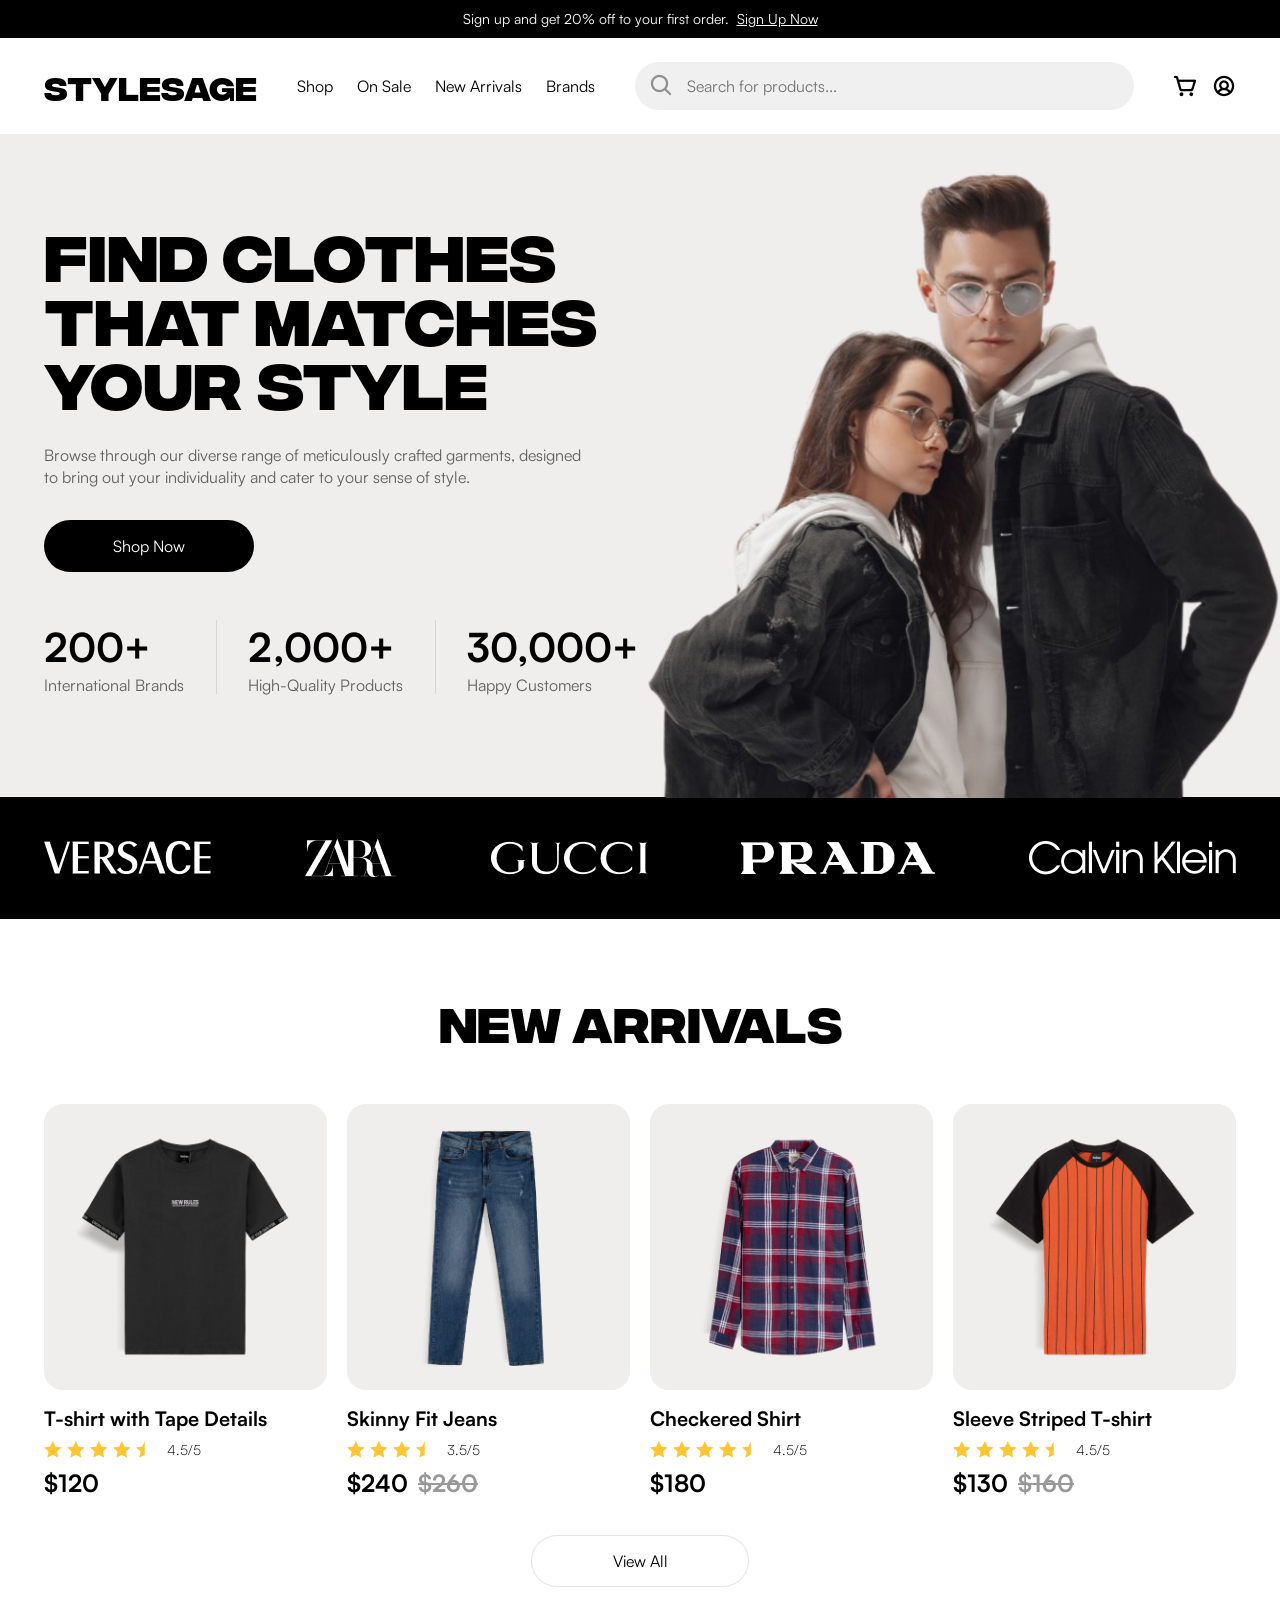
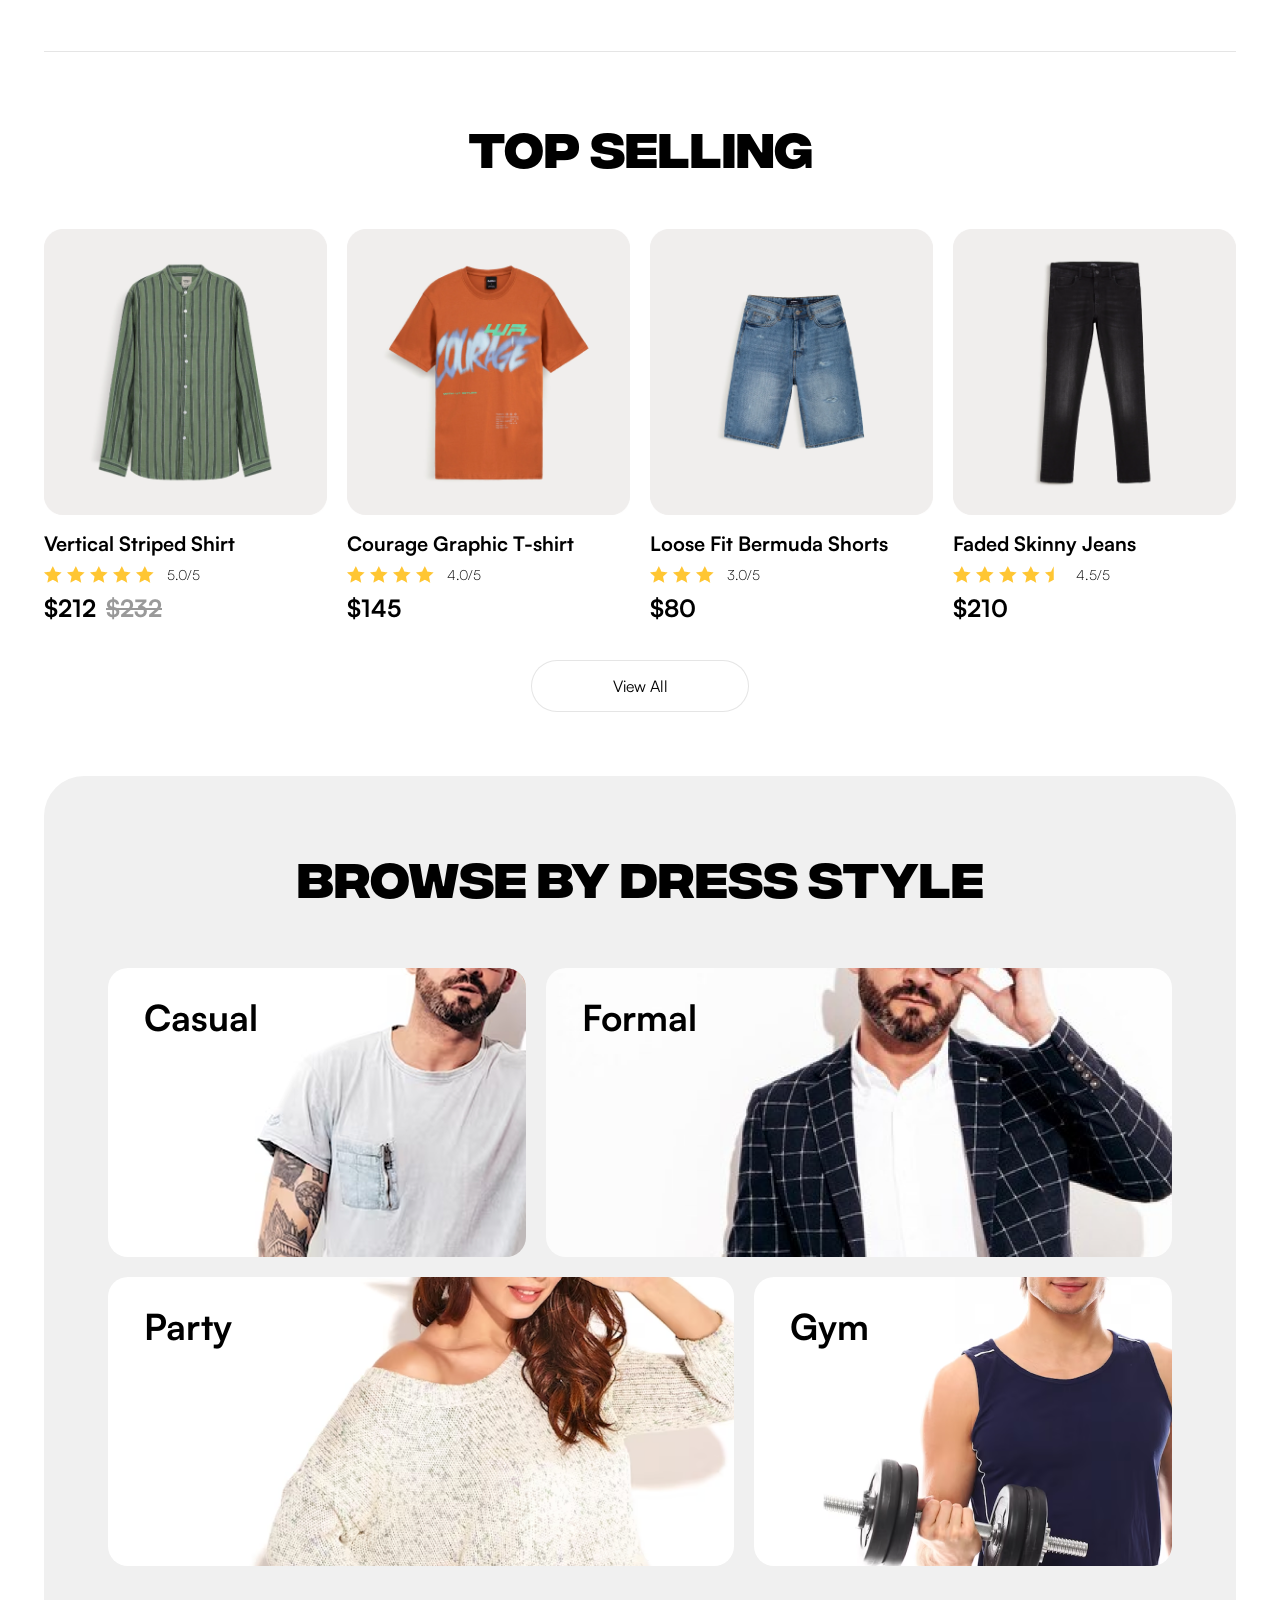
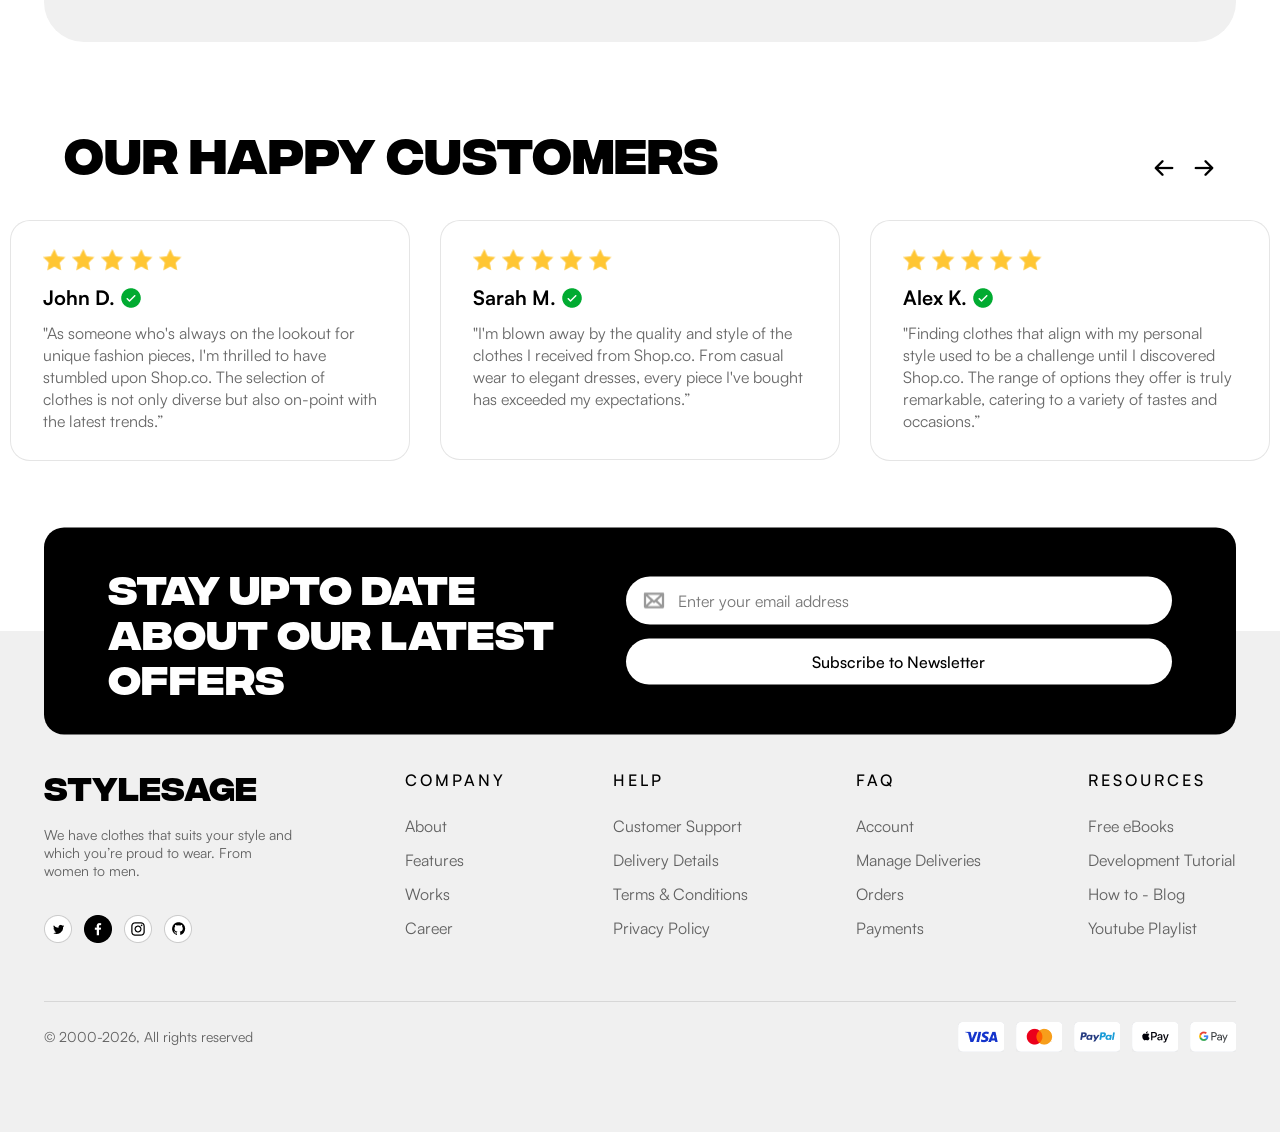
<file: index.html>
<!DOCTYPE html>
<html lang="en">
<head>
    <meta charset="UTF-8">
    <meta name="viewport" content="width=device-width, initial-scale=1.0">
    <title>StyleSage - Home</title>
    <link rel="stylesheet" href="./css/reset.css">
    <link rel="stylesheet" href="./css/main.css">
    <link rel="stylesheet" href="./css/swiper-bundle.min.css">
    <script src="./js/swiper-bundle.min.js"></script>
</head>
<body>
    <div class="wrap">
        <div class="header">
            <div class="header__inner">
                <div class="header__topbar">
                    <h1>Sign up and get 20% off to your first order. <a href="#none">Sign Up Now</a></h1>
                </div>
                <div class="header__menu">
                    <div class="header__menu__inner">
                        <div class="header__left">
                            <div class="header__menu__mo">
                                <a href="#none"><img src="img/ic/ic_menu_mo.png" alt="Menu"></a>
                            </div>
                            <div class="header__menu__logo">
                                <h1><a href="index.html">StyleSage</a></h1>
                            </div>
                        </div>
                        <div class="header__right">
                            <div class="header__menu__item">
                                <ul>
                                    <li>
                                        <a href="#none">Shop</a>
                                    </li>
                                    <li>
                                        <a href="#none">On Sale</a>
                                    </li>
                                    <li>
                                        <a href="#none">New Arrivals</a>
                                    </li>
                                    <li>
                                        <a href="#none">Brands</a>
                                    </li>
                                </ul>
                            </div>
                            <div class="header__menu__search">
                                <input type="text" placeholder="Search for products...">
                                <button class="bt__search"><i class="ic__search"></i></button>
                            </div>
                            <div class="header__menu__user">
                                <a href="#none"><img src="img/ic/ic_search_mo.png" alt=""></a>
                                <a href="#none"><img src="img/ic/ic_cart.png" alt=""></a>
                                <a href="#none"><img src="img/ic/ic_user.png" alt=""></a>
                            </div>
                        </div>
                    </div>
                </div>
            </div>
        </div>
        <div class="sect_top">
            <div class="sect__inner">
                <div class="main__info">
                    <h2>
                        Find Clothes<br>
                        That Matches<br>
                        Your Style
                    </h2>
                    <p>
                        Browse through our diverse range of meticulously crafted<br class="mo"> garments, designed<br class="pc">
                        to bring out your individuality and<br class="mo"> cater to your sense of style.
                    </p>
                    <div class="btn_wrap">
                        <a href="#none"><span>Shop Now</span></a>
                    </div>
                    <div class="main__total__product">
                        <ul>
                            <li>
                                <dl>
                                    <dt>
                                        <h4>200+</h4>
                                    </dt>
                                    <dd>
                                        <p>International Brands</p>
                                    </dd>
                                </dl>
                            </li>
                            <li>
                                <dl>
                                    <dt>
                                        <h4>2,000+</h4>
                                    </dt>
                                    <dd>
                                        <p>High-Quality Products</p>
                                    </dd>
                                </dl>
                            </li>
                            <li>
                                <dl>
                                    <dt>
                                        <h4>30,000+</h4>
                                    </dt>
                                    <dd>
                                        <p>Happy Customers</p>
                                    </dd>
                                </dl>
                            </li>
                        </ul>
                    </div>
                </div>
                <div class="main__img">
                    <img src="img/bg/hero_couple_pc.png" class="main__pc" alt="">
                    <img src="img/bg/hero_couple_mo.png" class="main__mo" alt="">
                </div>
            </div>
        </div>
        <div class="container">
            <div class="sect sect1">
                <div class="sect__inner">
                    <div class="campany__logo">
                        <ul>
                            <li>
                                <img src="img/logo/img_01.png" alt="VERSACE">
                            </li>
                            <li>
                                <img src="img/logo/img_02.png" alt="ZARA">
                            </li>
                            <li>
                                <img src="img/logo/img_03.png" alt="GUCCI">
                            </li>
                            <li>
                                <img src="img/logo/img_04.png" alt="PRADA">
                            </li>
                            <li>
                                <img src="img/logo/img_05.png" alt="Calvin Klein">
                            </li>
                        </ul>
                    </div>
                </div>
            </div>
            <div class="sect sect2">
                <div class="sect__inner">
                    <div class="product__section">
                        <div class="tit__wrap">
                            <h2 class="sect__tit">New Arrivals</h2>
                        </div>
                        <div class="product__list scrollbar__horizontal">
                            <ul>
                                <li>
                                    <a href="#none">
                                        <div class="product__img">
                                            <img src="img/product/img_01.png" alt="T-shirt with Tape Details">
                                        </div>
                                        <div class="product__info">
                                            <h3>T-shirt with Tape Details</h3>
                                            <div class="product__rate">
                                                <div class="star">
                                                    <ul>
                                                        <li><img src="img/ic/ic_star.png" alt="Star 1"></li>
                                                        <li><img src="img/ic/ic_star.png" alt="Star 2"></li>
                                                        <li><img src="img/ic/ic_star.png" alt="Star 3"></li>
                                                        <li><img src="img/ic/ic_star.png" alt="Star 4"></li>
                                                        <li><img src="img/ic/ic_star_half.png" alt="Star 4.5"></li>
                                                    </ul>
                                                </div>
                                                <span class="number">4.5/5</span>
                                            </div>
                                            <p class="product__price">$120</p>
                                        </div>
                                    </a>
                                </li>
                                <li>
                                    <a href="#none">
                                        <div class="product__img">
                                            <img src="img/product/img_02.png" alt="Skinny Fit Jeans">
                                        </div>
                                        <div class="product__info">
                                            <h3>Skinny Fit Jeans</h3>
                                            <div class="product__rate">
                                                <div class="star">
                                                    <ul>
                                                        <li><img src="img/ic/ic_star.png" alt="Star 1"></li>
                                                        <li><img src="img/ic/ic_star.png" alt="Star 2"></li>
                                                        <li><img src="img/ic/ic_star.png" alt="Star 3"></li>
                                                        <li><img src="img/ic/ic_star_half.png" alt="Star 3.5"></li>
                                                    </ul>
                                                </div>
                                                <span class="number">3.5/5</span>
                                            </div>
                                            <p class="product__price">$240<span class="discount__price">$260</span></p>
                                        </div>
                                    </a>
                                </li>
                                <li>
                                    <a href="#none">
                                        <div class="product__img">
                                            <img src="img/product/img_03.png" alt="Checkered Shirt">
                                        </div>
                                        <div class="product__info">
                                            <h3>Checkered Shirt</h3>
                                            <div class="product__rate">
                                                <div class="star">
                                                    <ul>
                                                        <li><img src="img/ic/ic_star.png" alt="Star 1"></li>
                                                        <li><img src="img/ic/ic_star.png" alt="Star 2"></li>
                                                        <li><img src="img/ic/ic_star.png" alt="Star 3"></li>
                                                        <li><img src="img/ic/ic_star.png" alt="Star 4"></li>
                                                        <li><img src="img/ic/ic_star_half.png" alt="Star 4.5"></li>
                                                    </ul>
                                                </div>
                                                <span class="number">4.5/5</span>
                                            </div>
                                            <p class="product__price">$180</p>
                                        </div>
                                    </a>
                                </li>
                                <li>
                                    <a href="#none">
                                        <div class="product__img">
                                            <img src="img/product/img_04.png" alt="Sleeve Striped T-shirt">
                                        </div>
                                        <div class="product__info">
                                            <h3>Sleeve Striped T-shirt</h3>
                                            <div class="product__rate">
                                                <div class="star">
                                                    <ul>
                                                        <li><img src="img/ic/ic_star.png" alt="Star 1"></li>
                                                        <li><img src="img/ic/ic_star.png" alt="Star 2"></li>
                                                        <li><img src="img/ic/ic_star.png" alt="Star 3"></li>
                                                        <li><img src="img/ic/ic_star.png" alt="Star 4"></li>
                                                        <li><img src="img/ic/ic_star_half.png" alt="Star 4.5"></li>
                                                    </ul>
                                                </div>
                                                <span class="number">4.5/5</span>
                                            </div>
                                            <p class="product__price">$130<span class="discount__price">$160</span></p>
                                        </div>
                                    </a>
                                </li>
                            </ul>
                        </div>
                        <div class="product__more">
                            <a href="#none" class="btn__more"><span>View All</span></a>
                        </div>
                    </div>
                    <div class="product__section">
                        <div class="tit__wrap">
                            <h2 class="sect__tit">Top Selling</h2>
                        </div>
                        <div class="product__list scrollbar__horizontal">
                            <ul>
                                <li>
                                    <a href="#none">
                                        <div class="product__img">
                                            <img src="img/product/img_05.png" alt="Vertical Striped Shirt">
                                        </div>
                                        <div class="product__info">
                                            <h3>Vertical Striped Shirt</h3>
                                            <div class="product__rate">
                                                <div class="star">
                                                    <ul>
                                                        <li><img src="img/ic/ic_star.png" alt="Star 1"></li>
                                                        <li><img src="img/ic/ic_star.png" alt="Star 2"></li>
                                                        <li><img src="img/ic/ic_star.png" alt="Star 3"></li>
                                                        <li><img src="img/ic/ic_star.png" alt="Star 4"></li>
                                                        <li><img src="img/ic/ic_star.png" alt="Star 5"></li>
                                                    </ul>
                                                </div>
                                                <span class="number">5.0/5</span>
                                            </div>
                                            <p class="product__price">$212<span class="discount__price">$232</span></p>
                                        </div>
                                    </a>
                                </li>
                                <li>
                                    <a href="#none">
                                        <div class="product__img">
                                            <img src="img/product/img_06.png" alt="Courage Graphic T-shirt">
                                        </div>
                                        <div class="product__info">
                                            <h3>Courage Graphic T-shirt</h3>
                                            <div class="product__rate">
                                                <div class="star">
                                                    <ul>
                                                        <li><img src="img/ic/ic_star.png" alt="Star 1"></li>
                                                        <li><img src="img/ic/ic_star.png" alt="Star 2"></li>
                                                        <li><img src="img/ic/ic_star.png" alt="Star 3"></li>
                                                        <li><img src="img/ic/ic_star.png" alt="Star 4"></li>
                                                    </ul>
                                                </div>
                                                <span class="number">4.0/5</span>
                                            </div>
                                            <p class="product__price">$145</p>
                                        </div>
                                    </a>
                                </li>
                                <li>
                                    <a href="#none">
                                        <div class="product__img">
                                            <img src="img/product/img_07.png" alt="Loose Fit Bermuda Shorts">
                                        </div>
                                        <div class="product__info">
                                            <h3>Loose Fit Bermuda Shorts</h3>
                                            <div class="product__rate">
                                                <div class="star">
                                                    <ul>
                                                        <li><img src="img/ic/ic_star.png" alt="Star 1"></li>
                                                        <li><img src="img/ic/ic_star.png" alt="Star 2"></li>
                                                        <li><img src="img/ic/ic_star.png" alt="Star 3"></li>
                                                    </ul>
                                                </div>
                                                <span class="number">3.0/5</span>
                                            </div>
                                            <p class="product__price">$80</p>
                                        </div>
                                    </a>
                                </li>
                                <li>
                                    <a href="#none">
                                        <div class="product__img">
                                            <img src="img/product/img_08.png" alt="Faded Skinny Jeans">
                                        </div>
                                        <div class="product__info">
                                            <h3>Faded Skinny Jeans</h3>
                                            <div class="product__rate">
                                                <div class="star">
                                                    <ul>
                                                        <li><img src="img/ic/ic_star.png" alt="Star 1"></li>
                                                        <li><img src="img/ic/ic_star.png" alt="Star 2"></li>
                                                        <li><img src="img/ic/ic_star.png" alt="Star 3"></li>
                                                        <li><img src="img/ic/ic_star.png" alt="Star 4"></li>
                                                        <li><img src="img/ic/ic_star_half.png" alt="Star 4.5"></li>
                                                    </ul>
                                                </div>
                                                <span class="number">4.5/5</span>
                                            </div>
                                            <p class="product__price">$210</p>
                                        </div>
                                    </a>
                                </li>
                            </ul>
                        </div>
                        <div class="product__more">
                            <a href="#none" class="btn__more"><span>View All</span></a>
                        </div>
                    </div>
                </div>
            </div>
            <div class="sect sect3">
                <div class="sect__inner">
                    <div class="product__browse">
                        <div class="tit__wrap">
                            <h2 class="sect__tit">Browse By Dress Style</h2>
                        </div>
                        <div class="bx__browse">
                            <div class="left">
                                <a href="#none" class="bx__left">
                                    <div class="bx bx__sm">
                                        <div class="bx__inner">
                                            <h4>Casual</h4>
                                        </div>
                                    </div>
                                </a>
                                <a href="#none" class="bx__right">
                                    <div class="bx bx__lg">
                                        <div class="bx__inner">
                                            <h4>Formal</h4>
                                        </div>
                                    </div>
                                </a>
                            </div>
                            <div class="right">
                                <a href="#none" class="bx__right">
                                    <div class="bx bx__lg">
                                        <div class="bx__inner">
                                            <h4>Party</h4>
                                        </div>
                                    </div>
                                </a>
                                <a href="#none" class="bx__left">
                                    <div class="bx bx__sm">
                                        <div class="bx__inner">
                                            <h4>Gym</h4>
                                        </div>
                                    </div>
                                </a>
                            </div>
                        </div>
                    </div>
                </div>
            </div>
            <div class="sect sect4">
                <div class="sect__inner">
                    <div class="customer__review__wrap">
                        <div class="swiper swiperStyle1">
                            <div class="swiper-header">
                                <div class="swiper-header-inner">
                                    <div class="tit__wrap">
                                        <h2 class="sect__tit">Our Happy<br class="mo"> Customers</h2>
                                    </div>
                                    <div class="swiper-button">
                                        <div class="swiper-button-prev"></div>
                                        <div class="swiper-button-next"></div>
                                    </div>
                                </div>
                            </div>
                            <div class="swiper-wrapper">
                                <div class="swiper-slide">
                                    <div class="cus__review__bx">
                                        <dl>
                                            <dt>
                                                <div class="rate">
                                                    <ul>
                                                        <li><img src="img/ic/ic_star_rev.png" alt=""></li>
                                                        <li><img src="img/ic/ic_star_rev.png" alt=""></li>
                                                        <li><img src="img/ic/ic_star_rev.png" alt=""></li>
                                                        <li><img src="img/ic/ic_star_rev.png" alt=""></li>
                                                        <li><img src="img/ic/ic_star_rev.png" alt=""></li>
                                                    </ul>
                                                </div>
                                                <h4>Sarah M.</h4>
                                            </dt>
                                            <dd>
                                                <p>
                                                    "I'm blown away by the quality and style of the
                                                    clothes I received from Shop.co. From casual
                                                    wear to elegant dresses, every piece I've bought
                                                    has exceeded my expectations.”
                                                </p>
                                            </dd>
                                        </dl>
                                    </div>
                                </div>
                                <div class="swiper-slide">
                                    <div class="cus__review__bx">
                                        <dl>
                                            <dt>
                                                <div class="rate">
                                                    <ul>
                                                        <li><img src="img/ic/ic_star_rev.png" alt=""></li>
                                                        <li><img src="img/ic/ic_star_rev.png" alt=""></li>
                                                        <li><img src="img/ic/ic_star_rev.png" alt=""></li>
                                                        <li><img src="img/ic/ic_star_rev.png" alt=""></li>
                                                        <li><img src="img/ic/ic_star_rev.png" alt=""></li>
                                                    </ul>
                                                </div>
                                                <h4>Alex K.</h4>
                                            </dt>
                                            <dd>
                                                <p>
                                                    "Finding clothes that align with my personal
                                                    style used to be a challenge until I discovered
                                                    Shop.co. The range of options they offer is truly
                                                    remarkable, catering to a variety of tastes and
                                                    occasions.”
                                                </p>
                                            </dd>
                                        </dl>
                                    </div>
                                </div>
                                <div class="swiper-slide">
                                    <div class="cus__review__bx">
                                        <dl>
                                            <dt>
                                                <div class="rate">
                                                    <ul>
                                                        <li><img src="img/ic/ic_star_rev.png" alt=""></li>
                                                        <li><img src="img/ic/ic_star_rev.png" alt=""></li>
                                                        <li><img src="img/ic/ic_star_rev.png" alt=""></li>
                                                        <li><img src="img/ic/ic_star_rev.png" alt=""></li>
                                                        <li><img src="img/ic/ic_star_rev.png" alt=""></li>
                                                    </ul>
                                                </div>
                                                <h4>James L.</h4>
                                            </dt>
                                            <dd>
                                                <p>
                                                    "As someone who's always on the lookout for
                                                    unique fashion pieces, I'm thrilled to have
                                                    stumbled upon Shop.co. The selection of
                                                    clothes is not only diverse but also on-point
                                                    with the latest trends.”
                                                </p>
                                            </dd>
                                        </dl>
                                    </div>
                                </div>
                                <div class="swiper-slide">
                                    <div class="cus__review__bx">
                                        <dl>
                                            <dt>
                                                <div class="rate">
                                                    <ul>
                                                        <li><img src="img/ic/ic_star_rev.png" alt=""></li>
                                                        <li><img src="img/ic/ic_star_rev.png" alt=""></li>
                                                        <li><img src="img/ic/ic_star_rev.png" alt=""></li>
                                                        <li><img src="img/ic/ic_star_rev.png" alt=""></li>
                                                        <li><img src="img/ic/ic_star_rev.png" alt=""></li>
                                                    </ul>
                                                </div>
                                                <h4>Sophia M.</h4>
                                            </dt>
                                            <dd>
                                                <p>
                                                    "As someone who's always on the lookout for
                                                    unique fashion pieces, I'm thrilled to have
                                                    stumbled upon Shop.co. The selection of
                                                    clothes is not only diverse but also on-point
                                                    with the latest trends.”
                                                </p>
                                            </dd>
                                        </dl>
                                    </div>
                                </div>
                                <div class="swiper-slide">
                                    <div class="cus__review__bx">
                                        <dl>
                                            <dt>
                                                <div class="rate">
                                                    <ul>
                                                        <li><img src="img/ic/ic_star_rev.png" alt=""></li>
                                                        <li><img src="img/ic/ic_star_rev.png" alt=""></li>
                                                        <li><img src="img/ic/ic_star_rev.png" alt=""></li>
                                                        <li><img src="img/ic/ic_star_rev.png" alt=""></li>
                                                        <li><img src="img/ic/ic_star_rev.png" alt=""></li>
                                                    </ul>
                                                </div>
                                                <h4>Daniel K.</h4>
                                            </dt>
                                            <dd>
                                                <p>
                                                    "As someone who's always on the lookout for
                                                    unique fashion pieces, I'm thrilled to have
                                                    stumbled upon Shop.co. The selection of
                                                    clothes is not only diverse but also on-point
                                                    with the latest trends.”
                                                </p>
                                            </dd>
                                        </dl>
                                    </div>
                                </div>
                                <div class="swiper-slide">
                                    <div class="cus__review__bx">
                                        <dl>
                                            <dt>
                                                <div class="rate">
                                                    <ul>
                                                        <li><img src="img/ic/ic_star_rev.png" alt=""></li>
                                                        <li><img src="img/ic/ic_star_rev.png" alt=""></li>
                                                        <li><img src="img/ic/ic_star_rev.png" alt=""></li>
                                                        <li><img src="img/ic/ic_star_rev.png" alt=""></li>
                                                        <li><img src="img/ic/ic_star_rev.png" alt=""></li>
                                                    </ul>
                                                </div>
                                                <h4>Emma R.</h4>
                                            </dt>
                                            <dd>
                                                <p>
                                                    "As someone who's always on the lookout for
                                                    unique fashion pieces, I'm thrilled to have
                                                    stumbled upon Shop.co. The selection of
                                                    clothes is not only diverse but also on-point
                                                    with the latest trends.”
                                                </p>
                                            </dd>
                                        </dl>
                                    </div>
                                </div>
                                <div class="swiper-slide">
                                    <div class="cus__review__bx">
                                        <dl>
                                            <dt>
                                                <div class="rate">
                                                    <ul>
                                                        <li><img src="img/ic/ic_star_rev.png" alt=""></li>
                                                        <li><img src="img/ic/ic_star_rev.png" alt=""></li>
                                                        <li><img src="img/ic/ic_star_rev.png" alt=""></li>
                                                        <li><img src="img/ic/ic_star_rev.png" alt=""></li>
                                                        <li><img src="img/ic/ic_star_rev.png" alt=""></li>
                                                    </ul>
                                                </div>
                                                <h4>Michael T.</h4>
                                            </dt>
                                            <dd>
                                                <p>
                                                    "As someone who's always on the lookout for
                                                    unique fashion pieces, I'm thrilled to have
                                                    stumbled upon Shop.co. The selection of
                                                    clothes is not only diverse but also on-point
                                                    with the latest trends.”
                                                </p>
                                            </dd>
                                        </dl>
                                    </div>
                                </div>
                                <div class="swiper-slide">
                                    <div class="cus__review__bx">
                                        <dl>
                                            <dt>
                                                <div class="rate">
                                                    <ul>
                                                        <li><img src="img/ic/ic_star_rev.png" alt=""></li>
                                                        <li><img src="img/ic/ic_star_rev.png" alt=""></li>
                                                        <li><img src="img/ic/ic_star_rev.png" alt=""></li>
                                                        <li><img src="img/ic/ic_star_rev.png" alt=""></li>
                                                        <li><img src="img/ic/ic_star_rev.png" alt=""></li>
                                                    </ul>
                                                </div>
                                                <h4>John D.</h4>
                                            </dt>
                                            <dd>
                                                <p>
                                                    "As someone who's always on the lookout for
                                                    unique fashion pieces, I'm thrilled to have
                                                    stumbled upon Shop.co. The selection of
                                                    clothes is not only diverse but also on-point
                                                    with the latest trends.”
                                                </p>
                                            </dd>
                                        </dl>
                                    </div>
                                </div>
                            </div>
                        </div>
                    </div>
                </div>
            </div>
        </div>
        <div class="footer">
            <div class="footer__inner">
                <div class="cust__subscribe">
                    <div class="cust__subscribe__inner">
                        <div class="subscribe__info">
                            <p>
                                Stay upto date about
                                our latest offers
                            </p>
                        </div>
                        <div class="subscribe__form">
                            <form autocomplete="off">
                                <div class="frm__control">
                                    <input type="email" placeholder="Enter your email address">
                                    <i><img src="img/ic/ic_email.png" alt=""></i>
                                </div>
                                <button type="button" class="btn btn__white btn__sm">Subscribe to Newsletter</button>
                            </form>
                        </div>
                    </div>
                </div>
                <div class="footer__top">
                    <div class="foot__info">
                        <div class="foot__logo">
                            <h6><a href="index.html">StyleSage</a></h6>
                        </div>
                        <div class="foot__des">
                            <p>
                                We have clothes that suits your style and
                                which you’re proud to wear. From
                                women to men.
                            </p>
                        </div>
                        <div class="foot__social">
                            <ul>
                                <li><a href="#none"><img src="img/logo/logo_twitter.png" alt=""></a></li>
                                <li><a href="#none"><img src="img/logo/logo_facebook.png" alt=""></a></li>
                                <li><a href="#none"><img src="img/logo/logo_ig.png" alt=""></a></li>
                                <li><a href="#none"><img src="img/logo/logo_github.png" alt=""></a></li>
                            </ul>
                        </div>
                    </div>
                    <div class="foot__menu">
                        <ul>
                            <li>
                                <dl>
                                    <dt>
                                        <h4>Company</h4>
                                    </dt>
                                    <dd>
                                        <ul>
                                            <li>
                                                <a href="#none">About</a>
                                            </li>
                                            <li>
                                                <a href="#none">Features</a>
                                            </li>
                                            <li>
                                                <a href="#none">Works</a>
                                            </li>
                                            <li>
                                                <a href="#none">Career</a>
                                            </li>
                                        </ul>
                                    </dd>
                                </dl>
                            </li>
                            <li>
                                <dl>
                                    <dt>
                                        <h4>Help</h4>
                                    </dt>
                                    <dd>
                                        <ul>
                                            <li>
                                                <a href="#none">Customer Support</a>
                                            </li>
                                            <li>
                                                <a href="#none">Delivery Details</a>
                                            </li>
                                            <li>
                                                <a href="#none">Terms & Conditions</a>
                                            </li>
                                            <li>
                                                <a href="#none">Privacy Policy</a>
                                            </li>
                                        </ul>
                                    </dd>
                                </dl>
                            </li>
                            <li>
                                <dl>
                                    <dt>
                                        <h4>Faq</h4>
                                    </dt>
                                    <dd>
                                        <ul>
                                            <li>
                                                <a href="#none">Account</a>
                                            </li>
                                            <li>
                                                <a href="#none">Manage Deliveries</a>
                                            </li>
                                            <li>
                                                <a href="#none">Orders</a>
                                            </li>
                                            <li>
                                                <a href="#none">Payments</a>
                                            </li>
                                        </ul>
                                    </dd>
                                </dl>
                            </li>
                            <li>
                                <dl>
                                    <dt>
                                        <h4>Resources</h4>
                                    </dt>
                                    <dd>
                                        <ul>
                                            <li>
                                                <a href="#none">Free eBooks</a>
                                            </li>
                                            <li>
                                                <a href="#none">Development Tutorial</a>
                                            </li>
                                            <li>
                                                <a href="#none">How to - Blog</a>
                                            </li>
                                            <li>
                                                <a href="#none">Youtube Playlist</a>
                                            </li>
                                        </ul>
                                    </dd>
                                </dl>
                            </li>
                        </ul>
                    </div>
                </div>
                <div class="footer__bootom">
                    <div class="foot__copyright">
                        <p>© 2000-<span id="year"></span>, All rights reserved</p>
                    </div>
                    <div class="foot__payvai">
                        <ul>
                            <li><img src="img/logo/logo_visa.png" alt=""></li>
                            <li><img src="img/logo/logo_mastercard.png" alt=""></li>
                            <li><img src="img/logo/logo_paypal.png" alt=""></li>
                            <li><img src="img/logo/logo_apple_pay.png" alt=""></li>
                            <li><img src="img/logo/logo_google_pay.png" alt=""></li>
                        </ul>
                    </div>
                </div>
            </div>
        </div>
    </div>
    <script>
        var swiper = new Swiper('.swiperStyle1', {
            slidesPerView:"auto",
            spaceBetween:20,
            centeredSlides : true,
            autoplay: {
                delay: 2500,
                disableOnInteraction: false,
            },
            loop: true,
            navigation: {
                nextEl: '.swiper-button-next',
                prevEl: '.swiper-button-prev',
            },
            breakpoints: {
                "360": {
                    spaceBetween: 16,
                },
                "1092": {
                    spaceBetween: 30,
                },
                "1024": {
                    spaceBetween: 20,
                },
            }
        });
    </script>
    <script src="./js/main.js"></script>
</body>
</html>
</file>
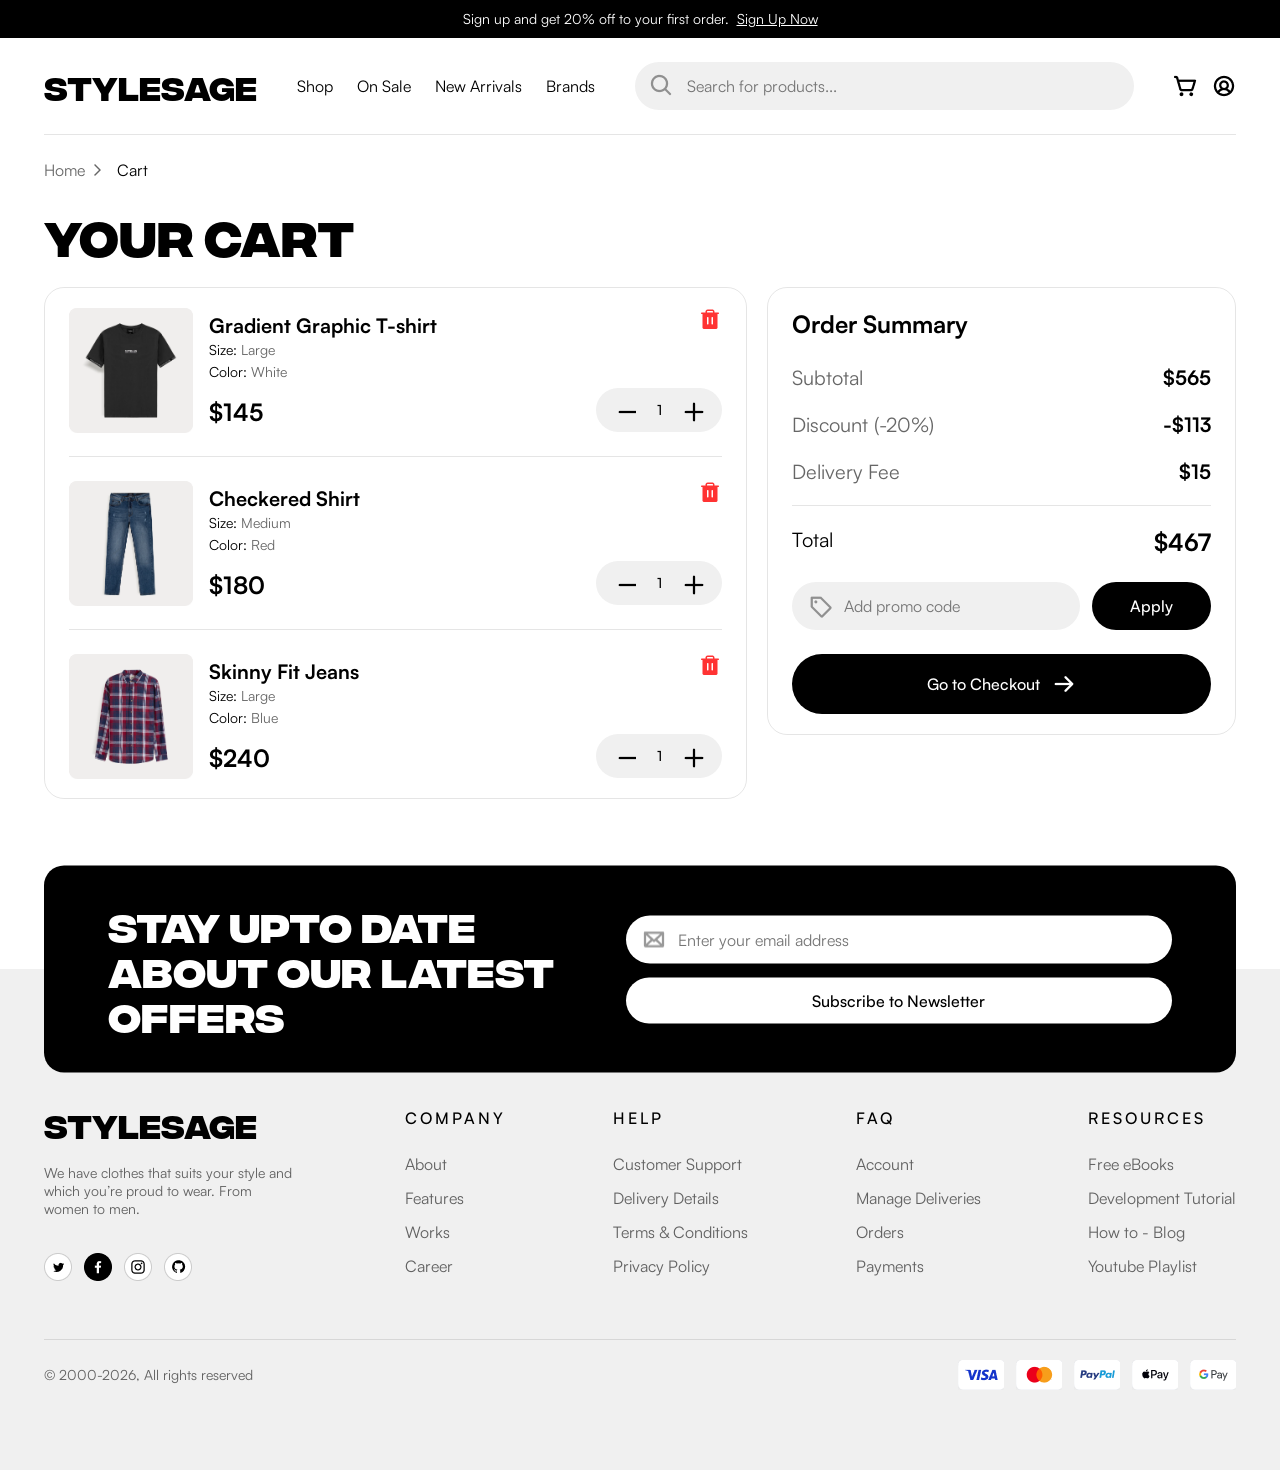
<file: cart.html>
<!DOCTYPE html>
<html lang="en">
<head>
    <meta charset="UTF-8">
    <meta name="viewport" content="width=device-width, initial-scale=1.0">
    <title>StyleSage - Cart</title>
    <link rel="stylesheet" href="./css/reset.css">
    <link rel="stylesheet" href="./css/main.css">
    <link rel="stylesheet" href="./css/swiper-bundle.min.css">
    <script src="./js/swiper-bundle.min.js"></script>
</head>
<body>
    <div class="wrap sub">
        <div class="header">
            <div class="header__inner">
                <div class="header__topbar">
                    <h1>Sign up and get 20% off to your first order. <a href="#none">Sign Up Now</a></h1>
                </div>
                <div class="header__menu">
                    <div class="header__menu__inner">
                        <div class="header__left">
                            <div class="header__menu__mo">
                                <a href="#none"><img src="img/ic/ic_menu_mo.png" alt="Menu"></a>
                            </div>
                            <div class="header__menu__logo">
                                <h1><a href="index.html">StyleSage</a></h1>
                            </div>
                        </div>
                        <div class="header__right">
                            <div class="header__menu__item">
                                <ul>
                                    <li>
                                        <a href="#none">Shop</a>
                                    </li>
                                    <li>
                                        <a href="#none">On Sale</a>
                                    </li>
                                    <li>
                                        <a href="#none">New Arrivals</a>
                                    </li>
                                    <li>
                                        <a href="#none">Brands</a>
                                    </li>
                                </ul>
                            </div>
                            <div class="header__menu__search">
                                <input type="text" placeholder="Search for products...">
                                <button class="bt__search"><i class="ic__search"></i></button>
                            </div>
                            <div class="header__menu__user">
                                <a href="#none"><img src="img/ic/ic_search_mo.png" alt=""></a>
                                <a href="#none"><img src="img/ic/ic_cart.png" alt=""></a>
                                <a href="#none"><img src="img/ic/ic_user.png" alt=""></a>
                            </div>
                        </div>
                    </div>
                </div>
            </div>
        </div>
        <div class="container">
            <div class="sect sect__subPage">
                <div class="sect__inner">
                    <div class="breadcrumb">
                        <ul>
                            <li><a href="index.html">Home</a></li>
                            <li class="active">Cart</li>
                        </ul>
                    </div>
                    <div class="tit__wrap">
                        <h2 class="sect__tit">Your Cart</h2>
                    </div>
                    <div class="product__cart__sect">
                        <div class="left">
                            <div class="product__cart__list">
                                <ul>
                                    <li>
                                        <div class="left">
                                            <dl>
                                                <dt>
                                                    <div class="bx__im">
                                                        <img src="img/product/img_01.png" alt="">
                                                    </div>
                                                </dt>
                                                <dd>
                                                    <div class="bx__info">
                                                        <h4>Gradient Graphic T-shirt</h4>
                                                        <ul>
                                                            <li>
                                                                <p>Size: <span>Large</span></p>
                                                            </li>
                                                            <li>
                                                                <p>Color: <span>White</span></p>
                                                            </li>
                                                        </ul>
                                                        <p>$145</p>
                                                    </div>
                                                </dd>
                                            </dl>
                                        </div>
                                        <div class="rigth">
                                            <dl>
                                                <dt>
                                                    <button type="button" class="bt__delete"><img src="img/ic/ic_delete.png" alt=""></button>
                                                </dt>
                                                <dd>
                                                    <div class="quantity__input">
                                                        <button type="button" class="bt__down"><img src="img/ic/ic_down.png" alt=""></button>
                                                        <input type="number" value="1">
                                                        <button type="button" class="bt__up"><img src="img/ic/ic_up.png" alt=""></button>
                                                    </div>
                                                </dd>
                                            </dl>
                                        </div>
                                    </li>
                                    <li>
                                        <div class="left">
                                            <dl>
                                                <dt>
                                                    <div class="bx__im">
                                                        <img src="img/product/img_02.png" alt="">
                                                    </div>
                                                </dt>
                                                <dd>
                                                    <div class="bx__info">
                                                        <h4>Checkered Shirt</h4>
                                                        <ul>
                                                            <li>
                                                                <p>Size: <span>Medium</span></p>
                                                            </li>
                                                            <li>
                                                                <p>Color: <span>Red</span></p>
                                                            </li>
                                                        </ul>
                                                        <p>$180</p>
                                                    </div>
                                                </dd>
                                            </dl>
                                        </div>
                                        <div class="rigth">
                                            <dl>
                                                <dt>
                                                    <button type="button" class="bt__delete"><img src="img/ic/ic_delete.png" alt=""></button>
                                                </dt>
                                                <dd>
                                                    <div class="quantity__input">
                                                        <button type="button" class="bt__down"><img src="img/ic/ic_down.png" alt=""></button>
                                                        <input type="number" value="1">
                                                        <button type="button" class="bt__up"><img src="img/ic/ic_up.png" alt=""></button>
                                                    </div>
                                                </dd>
                                            </dl>
                                        </div>
                                    </li>
                                    <li>
                                        <div class="left">
                                            <dl>
                                                <dt>
                                                    <div class="bx__im">
                                                        <img src="img/product/img_03.png" alt="">
                                                    </div>
                                                </dt>
                                                <dd>
                                                    <div class="bx__info">
                                                        <h4>Skinny Fit Jeans</h4>
                                                        <ul>
                                                            <li>
                                                                <p>Size: <span>Large</span></p>
                                                            </li>
                                                            <li>
                                                                <p>Color: <span>Blue</span></p>
                                                            </li>
                                                        </ul>
                                                        <p>$240</p>
                                                    </div>
                                                </dd>
                                            </dl>
                                        </div>
                                        <div class="rigth">
                                            <dl>
                                                <dt>
                                                    <button type="button" class="bt__delete"><img src="img/ic/ic_delete.png" alt=""></button>
                                                </dt>
                                                <dd>
                                                    <div class="quantity__input">
                                                        <button type="button" class="bt__down"><img src="img/ic/ic_down.png" alt=""></button>
                                                        <input type="number" value="1">
                                                        <button type="button" class="bt__up"><img src="img/ic/ic_up.png" alt=""></button>
                                                    </div>
                                                </dd>
                                            </dl>
                                        </div>
                                    </li>
                                </ul>
                            </div>
                        </div>
                        <div class="right">
                            <div class="product__cart__summary">
                                <dl>
                                    <dt>
                                        <h4>Order Summary</h4>
                                    </dt>
                                    <dd>
                                        <div class="order__info">
                                            <ul>
                                                <li>
                                                    <dl>
                                                        <dt>
                                                            <h4>Subtotal</h4>
                                                        </dt>
                                                        <dd>
                                                            <p>$565</p>
                                                        </dd>
                                                    </dl>
                                                </li>
                                                <li>
                                                    <dl>
                                                        <dt>
                                                            <h4>Discount (-20%)</h4>
                                                        </dt>
                                                        <dd>
                                                            <p>-$113</p>
                                                        </dd>
                                                    </dl>
                                                </li>
                                                <li>
                                                    <dl>
                                                        <dt>
                                                            <h4>Delivery Fee</h4>
                                                        </dt>
                                                        <dd>
                                                            <p>$15</p>
                                                        </dd>
                                                    </dl>
                                                </li>
                                            </ul>
                                        </div>
                                        <div class="order__total">
                                            <dl>
                                                <dt>
                                                    <h4>Total</h4>
                                                </dt>
                                                <dd>
                                                    <p>$467</p>
                                                </dd>
                                            </dl>
                                        </div>
                                        <div class="order__promo">
                                            <div class="frm__control">
                                                <input type="text" placeholder="Add promo code">
                                                <i><img src="img/ic/ic_badge.png" alt=""></i>
                                            </div>
                                            <button type="button" class="btn btn__sm">Apply</button>
                                        </div>
                                        <div class="order__btn">
                                            <button type="button" class="btn btn__lg"><span>Go to Checkout</span><i><img src="img/ic/ic_arrow.png" alt=""></i></button>
                                        </div>
                                    </dd>
                                </dl>
                            </div>
                        </div>
                    </div>
                </div>
            </div>
        </div>
        <div class="footer">
            <div class="footer__inner">
                <div class="cust__subscribe">
                    <div class="cust__subscribe__inner">
                        <div class="subscribe__info">
                            <p>
                                Stay upto date about
                                our latest offers
                            </p>
                        </div>
                        <div class="subscribe__form">
                            <form autocomplete="off">
                                <div class="frm__control">
                                    <input type="email" placeholder="Enter your email address">
                                    <i><img src="img/ic/ic_email.png" alt=""></i>
                                </div>
                                <button type="button" class="btn btn__white btn__sm">Subscribe to Newsletter</button>
                            </form>
                        </div>
                    </div>
                </div>
                <div class="footer__top">
                    <div class="foot__info">
                        <div class="foot__logo">
                            <h6><a href="index.html">StyleSage</a></h6>
                        </div>
                        <div class="foot__des">
                            <p>
                                We have clothes that suits your style and
                                which you’re proud to wear. From
                                women to men.
                            </p>
                        </div>
                        <div class="foot__social">
                            <ul>
                                <li><a href="#none"><img src="img/logo/logo_twitter.png" alt=""></a></li>
                                <li><a href="#none"><img src="img/logo/logo_facebook.png" alt=""></a></li>
                                <li><a href="#none"><img src="img/logo/logo_ig.png" alt=""></a></li>
                                <li><a href="#none"><img src="img/logo/logo_github.png" alt=""></a></li>
                            </ul>
                        </div>
                    </div>
                    <div class="foot__menu">
                        <ul>
                            <li>
                                <dl>
                                    <dt>
                                        <h4>Company</h4>
                                    </dt>
                                    <dd>
                                        <ul>
                                            <li>
                                                <a href="#none">About</a>
                                            </li>
                                            <li>
                                                <a href="#none">Features</a>
                                            </li>
                                            <li>
                                                <a href="#none">Works</a>
                                            </li>
                                            <li>
                                                <a href="#none">Career</a>
                                            </li>
                                        </ul>
                                    </dd>
                                </dl>
                            </li>
                            <li>
                                <dl>
                                    <dt>
                                        <h4>Help</h4>
                                    </dt>
                                    <dd>
                                        <ul>
                                            <li>
                                                <a href="#none">Customer Support</a>
                                            </li>
                                            <li>
                                                <a href="#none">Delivery Details</a>
                                            </li>
                                            <li>
                                                <a href="#none">Terms & Conditions</a>
                                            </li>
                                            <li>
                                                <a href="#none">Privacy Policy</a>
                                            </li>
                                        </ul>
                                    </dd>
                                </dl>
                            </li>
                            <li>
                                <dl>
                                    <dt>
                                        <h4>Faq</h4>
                                    </dt>
                                    <dd>
                                        <ul>
                                            <li>
                                                <a href="#none">Account</a>
                                            </li>
                                            <li>
                                                <a href="#none">Manage Deliveries</a>
                                            </li>
                                            <li>
                                                <a href="#none">Orders</a>
                                            </li>
                                            <li>
                                                <a href="#none">Payments</a>
                                            </li>
                                        </ul>
                                    </dd>
                                </dl>
                            </li>
                            <li>
                                <dl>
                                    <dt>
                                        <h4>Resources</h4>
                                    </dt>
                                    <dd>
                                        <ul>
                                            <li>
                                                <a href="#none">Free eBooks</a>
                                            </li>
                                            <li>
                                                <a href="#none">Development Tutorial</a>
                                            </li>
                                            <li>
                                                <a href="#none">How to - Blog</a>
                                            </li>
                                            <li>
                                                <a href="#none">Youtube Playlist</a>
                                            </li>
                                        </ul>
                                    </dd>
                                </dl>
                            </li>
                        </ul>
                    </div>
                </div>
                <div class="footer__bootom">
                    <div class="foot__copyright">
                        <p>© 2000-<span id="year"></span>, All rights reserved</p>
                    </div>
                    <div class="foot__payvai">
                        <ul>
                            <li><img src="img/logo/logo_visa.png" alt=""></li>
                            <li><img src="img/logo/logo_mastercard.png" alt=""></li>
                            <li><img src="img/logo/logo_paypal.png" alt=""></li>
                            <li><img src="img/logo/logo_apple_pay.png" alt=""></li>
                            <li><img src="img/logo/logo_google_pay.png" alt=""></li>
                        </ul>
                    </div>
                </div>
            </div>
        </div>
    </div>
    <script src="./js/main.js"></script>
</body>
</html>
</file>
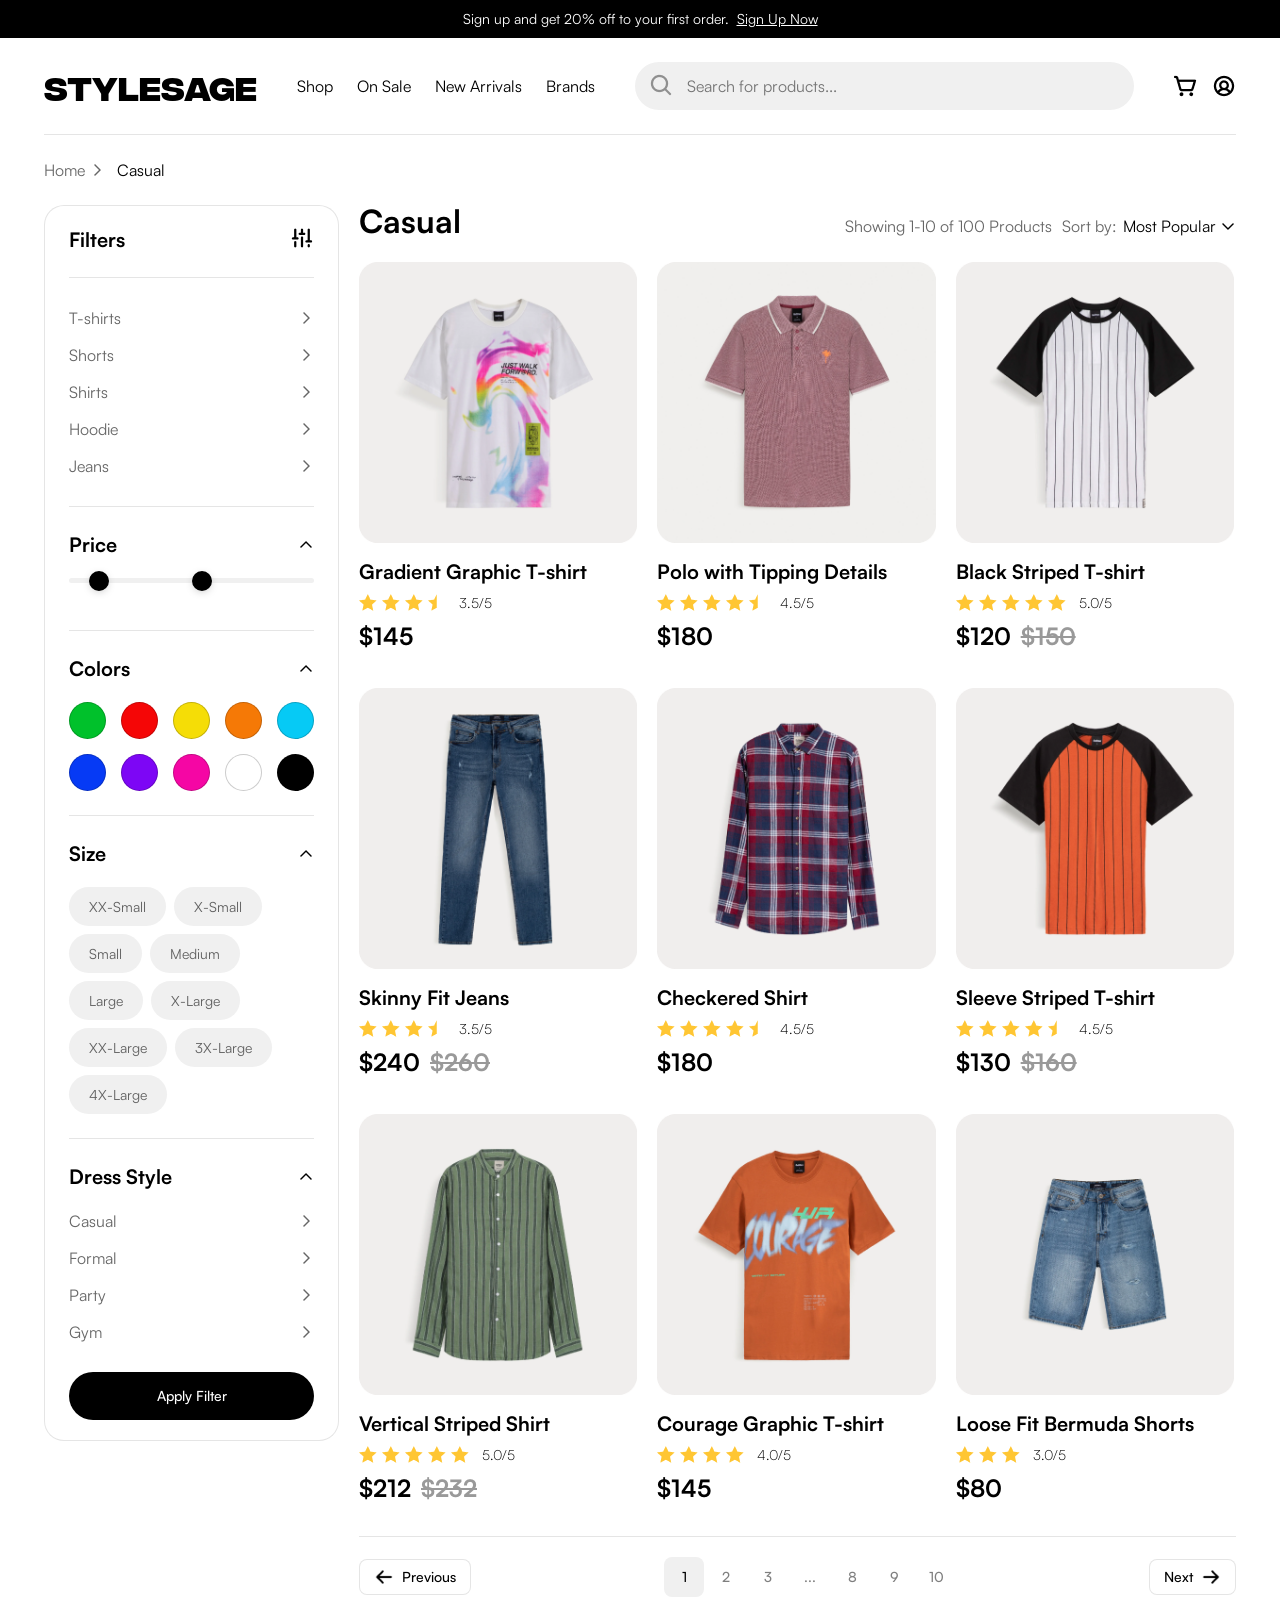
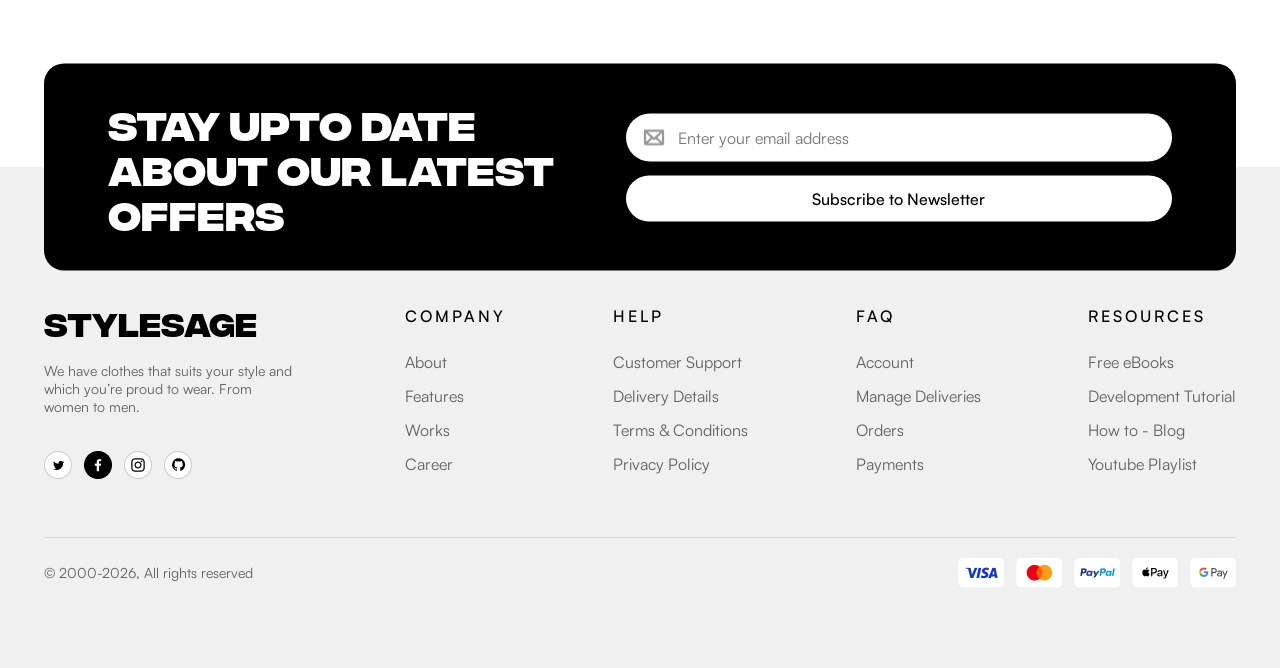
<file: category.html>
<!DOCTYPE html>
<html lang="en">
<head>
    <meta charset="UTF-8">
    <meta name="viewport" content="width=device-width, initial-scale=1.0">
    <title>StyleSage - Category</title>
    <link rel="stylesheet" href="./css/reset.css">
    <link rel="stylesheet" href="./css/main.css">
    <link rel="stylesheet" href="./css/swiper-bundle.min.css">
    <script src="./js/swiper-bundle.min.js"></script>
</head>
<body class="filter__open">
    <div class="wrap sub">
        <div class="header">
            <div class="header__inner">
                <div class="header__topbar">
                    <h1>Sign up and get 20% off to your first order. <a href="#none">Sign Up Now</a></h1>
                </div>
                <div class="header__menu">
                    <div class="header__menu__inner">
                        <div class="header__left">
                            <div class="header__menu__mo">
                                <a href="#none"><img src="img/ic/ic_menu_mo.png" alt="Menu"></a>
                            </div>
                            <div class="header__menu__logo">
                                <h1><a href="index.html">StyleSage</a></h1>
                            </div>
                        </div>
                        <div class="header__right">
                            <div class="header__menu__item">
                                <ul>
                                    <li>
                                        <a href="#none">Shop</a>
                                    </li>
                                    <li>
                                        <a href="#none">On Sale</a>
                                    </li>
                                    <li>
                                        <a href="#none">New Arrivals</a>
                                    </li>
                                    <li>
                                        <a href="#none">Brands</a>
                                    </li>
                                </ul>
                            </div>
                            <div class="header__menu__search">
                                <input type="text" placeholder="Search for products...">
                                <button class="bt__search"><i class="ic__search"></i></button>
                            </div>
                            <div class="header__menu__user">
                                <a href="#none"><img src="img/ic/ic_search_mo.png" alt=""></a>
                                <a href="#none"><img src="img/ic/ic_cart.png" alt=""></a>
                                <a href="#none"><img src="img/ic/ic_user.png" alt=""></a>
                            </div>
                        </div>
                    </div>
                </div>
            </div>
        </div>
        <div class="container">
            <div class="sect sect__subPage">
                <div class="sect__inner">
                    <div class="breadcrumb">
                        <ul>
                            <li><a href="index.html">Home</a></li>
                            <li class="active">Casual</li>
                        </ul>
                    </div>
                    <div class="product__category">
                        <div class="left">
                            <div class="product__filters">
                                <dl>
                                    <dt>
                                        <h4>
                                            Filters
                                            <a href="#none" class="btn__toggler"><i><img src="img/ic/ic_filtter.png" alt=""></i></a>
                                            <a href="#none" class="btn__close"><i><img src="img/ic/ic_close.png" alt=""></i></a>
                                        </h4>
                                    </dt>
                                    <dd>
                                        <ul>
                                            <li class="on">
                                                <dl>
                                                    <dd>
                                                        <ul class="product__type">
                                                            <li>
                                                                <a href="#none"><span>T-shirts</span></a>
                                                            </li>
                                                            <li>
                                                                <a href="#none"><span>Shorts</span></a>
                                                            </li>
                                                            <li>
                                                                <a href="#none"><span>Shirts</span></a>
                                                            </li>
                                                            <li>
                                                                <a href="#none"><span>Hoodie</span></a>
                                                            </li>
                                                            <li>
                                                                <a href="#none"><span>Jeans</span></a>
                                                            </li>
                                                        </ul>
                                                    </dd>
                                                </dl>
                                            </li>
                                            <li class="on">
                                                <dl>
                                                    <dt>
                                                        <h4>
                                                            <a href="#none"><span>Price</span></a>
                                                        </h4>
                                                    </dt>
                                                    <dd>
                                                        <div class="range__slider">
                                                            <span class="slider__track"></span>
                                                            <input type="range" name="min_val" class="min__val" min="1000" max="12000" value="2000" oninput="slideMin()"/>
                                                            <input type="range" name="max_val" class="max__val" min="1000" max="12000" value="7000" oninput="slideMax()"/>
                                                            <div class="tooltipe min__tooltip"></div>
                                                            <div class="tooltipe max__tooltip"></div>
                                                        </div>
                                                    </dd>
                                                </dl>
                                            </li>
                                            <li class="on">
                                                <dl>
                                                    <dt>
                                                        <h4>
                                                            <a href="#none"><span>Colors</span></a>
                                                        </h4>
                                                    </dt>
                                                    <dd>
                                                        <ul class="product__color">
                                                            <li>
                                                                <label class="btn__color" for="00C12B" style="background-color:#00C12B;">
                                                                    <input type="radio" id="" name="color" value="00C12B">
                                                                    <i></i>
                                                                </label>
                                                            </li>
                                                            <li>
                                                                <label class="btn__color" for="F50606" style="background-color:#F50606;">
                                                                    <input type="radio" id="" name="color" value="F50606">
                                                                    <i></i>
                                                                </label>
                                                            </li>
                                                            <li>
                                                                <label class="btn__color" for="F5DD06" style="background-color:#F5DD06;">
                                                                    <input type="radio" id="" name="color" value="F5DD06">
                                                                    <i></i>
                                                                </label>
                                                            </li>
                                                            <li>
                                                                <label class="btn__color" for="F57906" style="background-color:#F57906;">
                                                                    <input type="radio" id="" name="color" value="F57906">
                                                                    <i></i>
                                                                </label>
                                                            </li>
                                                            <li>
                                                                <label class="btn__color" for="06CAF5" style="background-color:#06CAF5;">
                                                                    <input type="radio" id="" name="color" value="06CAF5">
                                                                    <i></i>
                                                                </label>
                                                            </li>
                                                            <li>
                                                                <label class="btn__color" for="063AF5" style="background-color:#063AF5;">
                                                                    <input type="radio" id="" name="color" value="063AF5">
                                                                    <i></i>
                                                                </label>
                                                            </li>
                                                            <li>
                                                                <label class="btn__color" for="7D06F5" style="background-color:#7D06F5;">
                                                                    <input type="radio" id="" name="color" value="7D06F5">
                                                                    <i></i>
                                                                </label>
                                                            </li>
                                                            <li>
                                                                <label class="btn__color" for="F506A4" style="background-color:#F506A4;">
                                                                    <input type="radio" id="" name="color" value="F506A4">
                                                                    <i></i>
                                                                </label>
                                                            </li>
                                                            <li>
                                                                <label class="btn__color" for="FFFFFF" style="background-color:#FFFFFF;">
                                                                    <input type="radio" id="" name="color" value="FFFFFF">
                                                                    <i></i>
                                                                </label>
                                                            </li>
                                                            <li>
                                                                <label class="btn__color" for="000000" style="background-color:#000000;">
                                                                    <input type="radio" id="" name="color" value="000000">
                                                                    <i></i>
                                                                </label>
                                                            </li>
                                                        </ul>
                                                    </dd>
                                                </dl>
                                            </li>
                                            <li class="on">
                                                <dl>
                                                    <dt>
                                                        <h4>
                                                            <a href="#none"><span>Size</span></a>
                                                        </h4>
                                                    </dt>
                                                    <dd>
                                                        <ul class="product__size">
                                                            <li>
                                                                <label class="btn__size" for="XX-Small">
                                                                    <input type="radio" id="" name="size" value="XX-Small"/>
                                                                    <i></i>
                                                                    <span>XX-Small</span>
                                                                </label>
                                                            </li>
                                                            <li>
                                                                <label class="btn__size" for="X-Small">
                                                                    <input type="radio" id="" name="size" value="X-Small"/>
                                                                    <i></i>
                                                                    <span>X-Small</span>
                                                                </label>
                                                            </li>
                                                            <li>
                                                                <label class="btn__size" for="Small">
                                                                    <input type="radio" id="" name="size" value="Small"/>
                                                                    <i></i>
                                                                    <span>Small</span>
                                                                </label>
                                                            </li>
                                                            <li>
                                                                <label class="btn__size" for="Medium">
                                                                    <input type="radio" id="" name="size" value="Medium"/>
                                                                    <i></i>
                                                                    <span>Medium</span>
                                                                </label>
                                                            </li>
                                                            <li>
                                                                <label class="btn__size" for="Large">
                                                                    <input type="radio" id="" name="size" value="Large"/>
                                                                    <i></i>
                                                                    <span>Large</span>
                                                                </label>
                                                            </li>
                                                            <li>
                                                                <label class="btn__size" for="X-Large">
                                                                    <input type="radio" id="" name="size" value="X-Large"/>
                                                                    <i></i>
                                                                    <span>X-Large</span>
                                                                </label>
                                                            </li>
                                                            <li>
                                                                <label class="btn__size" for="XX-Large">
                                                                    <input type="radio" id="" name="size" value="XX-Large"/>
                                                                    <i></i>
                                                                    <span>XX-Large</span>
                                                                </label>
                                                            </li>
                                                            <li>
                                                                <label class="btn__size" for="3X-Large">
                                                                    <input type="radio" id="" name="size" value="3X-Large"/>
                                                                    <i></i>
                                                                    <span>3X-Large</span>
                                                                </label>
                                                            </li>
                                                            <li>
                                                                <label class="btn__size" for="4X-Large">
                                                                    <input type="radio" id="" name="size" value="4X-Large"/>
                                                                    <i></i>
                                                                    <span>4X-Large</span>
                                                                </label>
                                                            </li>
                                                        </ul>
                                                    </dd>
                                                </dl>
                                            </li>
                                            <li class="on">
                                                <dl>
                                                    <dt>
                                                        <h4>
                                                            <a href="#none"><span>Dress Style</span></a>
                                                        </h4>
                                                    </dt>
                                                    <dd>
                                                        <ul class="product__type">
                                                            <li>
                                                                <a href="#none"><span>Casual</span></a>
                                                            </li>
                                                            <li>
                                                                <a href="#none"><span>Formal</span></a>
                                                            </li>
                                                            <li>
                                                                <a href="#none"><span>Party</span></a>
                                                            </li>
                                                            <li>
                                                                <a href="#none"><span>Gym</span></a>
                                                            </li>
                                                        </ul>
                                                    </dd>
                                                </dl>
                                            </li>
                                        </ul>
                                        <div class="btn_wrap">
                                            <button type="button" class="btn btn__sm"><span>Apply Filter</span></button>
                                        </div>
                                    </dd>
                                </dl>
                                
                            </div>
                        </div>
                        <div class="right">
                            <div class="product__sort">
                                <dl>
                                    <dt>
                                        <h4>Casual</h4>
                                    </dt>
                                    <dd>
                                        <p>Showing 1-10 of 100 Products <span>Sort by:<a href="#none">Most Popular</a></span></p>
                                        <button type="button" class="btn btn__sm btn__gray btn__round btn__open"><i><img src="img/ic/ic_filtter.png" alt=""></i></button>
                                    </dd>
                                </dl>
                            </div>
                            <div class="product__list">
                                <ul>
                                    <li>
                                        <a href="#none">
                                            <div class="product__img">
                                                <img src="img/product/img_10.png" alt="Gradient Graphic T-shirt">
                                            </div>
                                            <div class="product__info">
                                                <h3>Gradient Graphic T-shirt</h3>
                                                <div class="product__rate">
                                                    <div class="star">
                                                        <ul>
                                                            <li><img src="img/ic/ic_star.png" alt="Star 1"></li>
                                                            <li><img src="img/ic/ic_star.png" alt="Star 2"></li>
                                                            <li><img src="img/ic/ic_star.png" alt="Star 3"></li>
                                                            <li><img src="img/ic/ic_star_half.png" alt="Star 3.5"></li>
                                                        </ul>
                                                    </div>
                                                    <span class="number">3.5/5</span>
                                                </div>
                                                <p class="product__price">$145</p>
                                            </div>
                                        </a>
                                    </li>
                                    <li>
                                        <a href="#none">
                                            <div class="product__img">
                                                <img src="img/product/img_11.png" alt="Polo with Tipping Details">
                                            </div>
                                            <div class="product__info">
                                                <h3>Polo with Tipping Details</h3>
                                                <div class="product__rate">
                                                    <div class="star">
                                                        <ul>
                                                            <li><img src="img/ic/ic_star.png" alt="Star 1"></li>
                                                            <li><img src="img/ic/ic_star.png" alt="Star 2"></li>
                                                            <li><img src="img/ic/ic_star.png" alt="Star 3"></li>
                                                            <li><img src="img/ic/ic_star.png" alt="Star 4"></li>
                                                            <li><img src="img/ic/ic_star_half.png" alt="Star 4.5"></li>
                                                        </ul>
                                                    </div>
                                                    <span class="number">4.5/5</span>
                                                </div>
                                                <p class="product__price">$180</p>
                                            </div>
                                        </a>
                                    </li>
                                    <li>
                                        <a href="#none">
                                            <div class="product__img">
                                                <img src="img/product/img_12.png" alt="Black Striped T-shirt">
                                            </div>
                                            <div class="product__info">
                                                <h3>Black Striped T-shirt</h3>
                                                <div class="product__rate">
                                                    <div class="star">
                                                        <ul>
                                                            <li><img src="img/ic/ic_star.png" alt="Star 1"></li>
                                                            <li><img src="img/ic/ic_star.png" alt="Star 2"></li>
                                                            <li><img src="img/ic/ic_star.png" alt="Star 3"></li>
                                                            <li><img src="img/ic/ic_star.png" alt="Star 4"></li>
                                                            <li><img src="img/ic/ic_star.png" alt="Star 5"></li>
                                                        </ul>
                                                    </div>
                                                    <span class="number">5.0/5</span>
                                                </div>
                                                <p class="product__price">$120<span class="discount__price">$150</span></p>
                                            </div>
                                        </a>
                                    </li>
                                    <li>
                                        <a href="#none">
                                            <div class="product__img">
                                                <img src="img/product/img_02.png" alt="Skinny Fit Jeans">
                                            </div>
                                            <div class="product__info">
                                                <h3>Skinny Fit Jeans</h3>
                                                <div class="product__rate">
                                                    <div class="star">
                                                        <ul>
                                                            <li><img src="img/ic/ic_star.png" alt="Star 1"></li>
                                                            <li><img src="img/ic/ic_star.png" alt="Star 2"></li>
                                                            <li><img src="img/ic/ic_star.png" alt="Star 3"></li>
                                                            <li><img src="img/ic/ic_star_half.png" alt="Star 3.5"></li>
                                                        </ul>
                                                    </div>
                                                    <span class="number">3.5/5</span>
                                                </div>
                                                <p class="product__price">$240<span class="discount__price">$260</span></p>
                                            </div>
                                        </a>
                                    </li>
                                    <li>
                                        <a href="#none">
                                            <div class="product__img">
                                                <img src="img/product/img_03.png" alt="Checkered Shirt">
                                            </div>
                                            <div class="product__info">
                                                <h3>Checkered Shirt</h3>
                                                <div class="product__rate">
                                                    <div class="star">
                                                        <ul>
                                                            <li><img src="img/ic/ic_star.png" alt="Star 1"></li>
                                                            <li><img src="img/ic/ic_star.png" alt="Star 2"></li>
                                                            <li><img src="img/ic/ic_star.png" alt="Star 3"></li>
                                                            <li><img src="img/ic/ic_star.png" alt="Star 4"></li>
                                                            <li><img src="img/ic/ic_star_half.png" alt="Star 4.5"></li>
                                                        </ul>
                                                    </div>
                                                    <span class="number">4.5/5</span>
                                                </div>
                                                <p class="product__price">$180</p>
                                            </div>
                                        </a>
                                    </li>
                                    <li>
                                        <a href="#none">
                                            <div class="product__img">
                                                <img src="img/product/img_04.png" alt="Sleeve Striped T-shirt">
                                            </div>
                                            <div class="product__info">
                                                <h3>Sleeve Striped T-shirt</h3>
                                                <div class="product__rate">
                                                    <div class="star">
                                                        <ul>
                                                            <li><img src="img/ic/ic_star.png" alt="Star 1"></li>
                                                            <li><img src="img/ic/ic_star.png" alt="Star 2"></li>
                                                            <li><img src="img/ic/ic_star.png" alt="Star 3"></li>
                                                            <li><img src="img/ic/ic_star.png" alt="Star 4"></li>
                                                            <li><img src="img/ic/ic_star_half.png" alt="Star 4.5"></li>
                                                        </ul>
                                                    </div>
                                                    <span class="number">4.5/5</span>
                                                </div>
                                                <p class="product__price">$130<span class="discount__price">$160</span></p>
                                            </div>
                                        </a>
                                    </li>
                                    <li>
                                        <a href="#none">
                                            <div class="product__img">
                                                <img src="img/product/img_05.png" alt="Vertical Striped Shirt">
                                            </div>
                                            <div class="product__info">
                                                <h3>Vertical Striped Shirt</h3>
                                                <div class="product__rate">
                                                    <div class="star">
                                                        <ul>
                                                            <li><img src="img/ic/ic_star.png" alt="Star 1"></li>
                                                            <li><img src="img/ic/ic_star.png" alt="Star 2"></li>
                                                            <li><img src="img/ic/ic_star.png" alt="Star 3"></li>
                                                            <li><img src="img/ic/ic_star.png" alt="Star 4"></li>
                                                            <li><img src="img/ic/ic_star.png" alt="Star 5"></li>
                                                        </ul>
                                                    </div>
                                                    <span class="number">5.0/5</span>
                                                </div>
                                                <p class="product__price">$212<span class="discount__price">$232</span></p>
                                            </div>
                                        </a>
                                    </li>
                                    <li>
                                        <a href="#none">
                                            <div class="product__img">
                                                <img src="img/product/img_06.png" alt="Courage Graphic T-shirt">
                                            </div>
                                            <div class="product__info">
                                                <h3>Courage Graphic T-shirt</h3>
                                                <div class="product__rate">
                                                    <div class="star">
                                                        <ul>
                                                            <li><img src="img/ic/ic_star.png" alt="Star 1"></li>
                                                            <li><img src="img/ic/ic_star.png" alt="Star 2"></li>
                                                            <li><img src="img/ic/ic_star.png" alt="Star 3"></li>
                                                            <li><img src="img/ic/ic_star.png" alt="Star 4"></li>
                                                        </ul>
                                                    </div>
                                                    <span class="number">4.0/5</span>
                                                </div>
                                                <p class="product__price">$145</p>
                                            </div>
                                        </a>
                                    </li>
                                    <li>
                                        <a href="#none">
                                            <div class="product__img">
                                                <img src="img/product/img_07.png" alt="Loose Fit Bermuda Shorts">
                                            </div>
                                            <div class="product__info">
                                                <h3>Loose Fit Bermuda Shorts</h3>
                                                <div class="product__rate">
                                                    <div class="star">
                                                        <ul>
                                                            <li><img src="img/ic/ic_star.png" alt="Star 1"></li>
                                                            <li><img src="img/ic/ic_star.png" alt="Star 2"></li>
                                                            <li><img src="img/ic/ic_star.png" alt="Star 3"></li>
                                                        </ul>
                                                    </div>
                                                    <span class="number">3.0/5</span>
                                                </div>
                                                <p class="product__price">$80</p>
                                            </div>
                                        </a>
                                    </li>
                                </ul>
                            </div>
                            <div class="paginate">
                                <button type="button" class="page_arr"><i><img src="img/ic/ic_arrow_left.png" alt=""></i><span>Previous</span></button>
                                <ul>
                                    <li><a href="#none" class="on">1</a></li>
                                    <li><a href="#none">2</a></li>
                                    <li><a href="#none">3</a></li>
                                    <li><span>...</span></li>
                                    <li><a href="#none">8</a></li>
                                    <li><a href="#none">9</a></li>
                                    <li><a href="#none">10</a></li>
                                </ul>
                                <button type="button" class="page_arr"><span>Next</span><i><img src="img/ic/ic_arrow_right.png" alt=""></i></button>
                            </div>
                        </div>
                    </div>
                </div>
            </div>
        </div>
        <div class="footer">
            <div class="footer__inner">
                <div class="cust__subscribe">
                    <div class="cust__subscribe__inner">
                        <div class="subscribe__info">
                            <p>
                                Stay upto date about
                                our latest offers
                            </p>
                        </div>
                        <div class="subscribe__form">
                            <form autocomplete="off">
                                <div class="frm__control">
                                    <input type="email" placeholder="Enter your email address">
                                    <i><img src="img/ic/ic_email.png" alt=""></i>
                                </div>
                                <button type="button" class="btn btn__white btn__sm">Subscribe to Newsletter</button>
                            </form>
                        </div>
                    </div>
                </div>
                <div class="footer__top">
                    <div class="foot__info">
                        <div class="foot__logo">
                            <h6><a href="index.html">StyleSage</a></h6>
                        </div>
                        <div class="foot__des">
                            <p>
                                We have clothes that suits your style and
                                which you’re proud to wear. From
                                women to men.
                            </p>
                        </div>
                        <div class="foot__social">
                            <ul>
                                <li><a href="#none"><img src="img/logo/logo_twitter.png" alt=""></a></li>
                                <li><a href="#none"><img src="img/logo/logo_facebook.png" alt=""></a></li>
                                <li><a href="#none"><img src="img/logo/logo_ig.png" alt=""></a></li>
                                <li><a href="#none"><img src="img/logo/logo_github.png" alt=""></a></li>
                            </ul>
                        </div>
                    </div>
                    <div class="foot__menu">
                        <ul>
                            <li>
                                <dl>
                                    <dt>
                                        <h4>Company</h4>
                                    </dt>
                                    <dd>
                                        <ul>
                                            <li>
                                                <a href="#none">About</a>
                                            </li>
                                            <li>
                                                <a href="#none">Features</a>
                                            </li>
                                            <li>
                                                <a href="#none">Works</a>
                                            </li>
                                            <li>
                                                <a href="#none">Career</a>
                                            </li>
                                        </ul>
                                    </dd>
                                </dl>
                            </li>
                            <li>
                                <dl>
                                    <dt>
                                        <h4>Help</h4>
                                    </dt>
                                    <dd>
                                        <ul>
                                            <li>
                                                <a href="#none">Customer Support</a>
                                            </li>
                                            <li>
                                                <a href="#none">Delivery Details</a>
                                            </li>
                                            <li>
                                                <a href="#none">Terms & Conditions</a>
                                            </li>
                                            <li>
                                                <a href="#none">Privacy Policy</a>
                                            </li>
                                        </ul>
                                    </dd>
                                </dl>
                            </li>
                            <li>
                                <dl>
                                    <dt>
                                        <h4>Faq</h4>
                                    </dt>
                                    <dd>
                                        <ul>
                                            <li>
                                                <a href="#none">Account</a>
                                            </li>
                                            <li>
                                                <a href="#none">Manage Deliveries</a>
                                            </li>
                                            <li>
                                                <a href="#none">Orders</a>
                                            </li>
                                            <li>
                                                <a href="#none">Payments</a>
                                            </li>
                                        </ul>
                                    </dd>
                                </dl>
                            </li>
                            <li>
                                <dl>
                                    <dt>
                                        <h4>Resources</h4>
                                    </dt>
                                    <dd>
                                        <ul>
                                            <li>
                                                <a href="#none">Free eBooks</a>
                                            </li>
                                            <li>
                                                <a href="#none">Development Tutorial</a>
                                            </li>
                                            <li>
                                                <a href="#none">How to - Blog</a>
                                            </li>
                                            <li>
                                                <a href="#none">Youtube Playlist</a>
                                            </li>
                                        </ul>
                                    </dd>
                                </dl>
                            </li>
                        </ul>
                    </div>
                </div>
                <div class="footer__bootom">
                    <div class="foot__copyright">
                        <p>© 2000-<span id="year"></span>, All rights reserved</p>
                    </div>
                    <div class="foot__payvai">
                        <ul>
                            <li><img src="img/logo/logo_visa.png" alt=""></li>
                            <li><img src="img/logo/logo_mastercard.png" alt=""></li>
                            <li><img src="img/logo/logo_paypal.png" alt=""></li>
                            <li><img src="img/logo/logo_apple_pay.png" alt=""></li>
                            <li><img src="img/logo/logo_google_pay.png" alt=""></li>
                        </ul>
                    </div>
                </div>
            </div>
        </div>
    </div>
    <div class="modal__backdrop"></div>
    <script src="./js/main.js"></script>
</body>
</html>
</file>
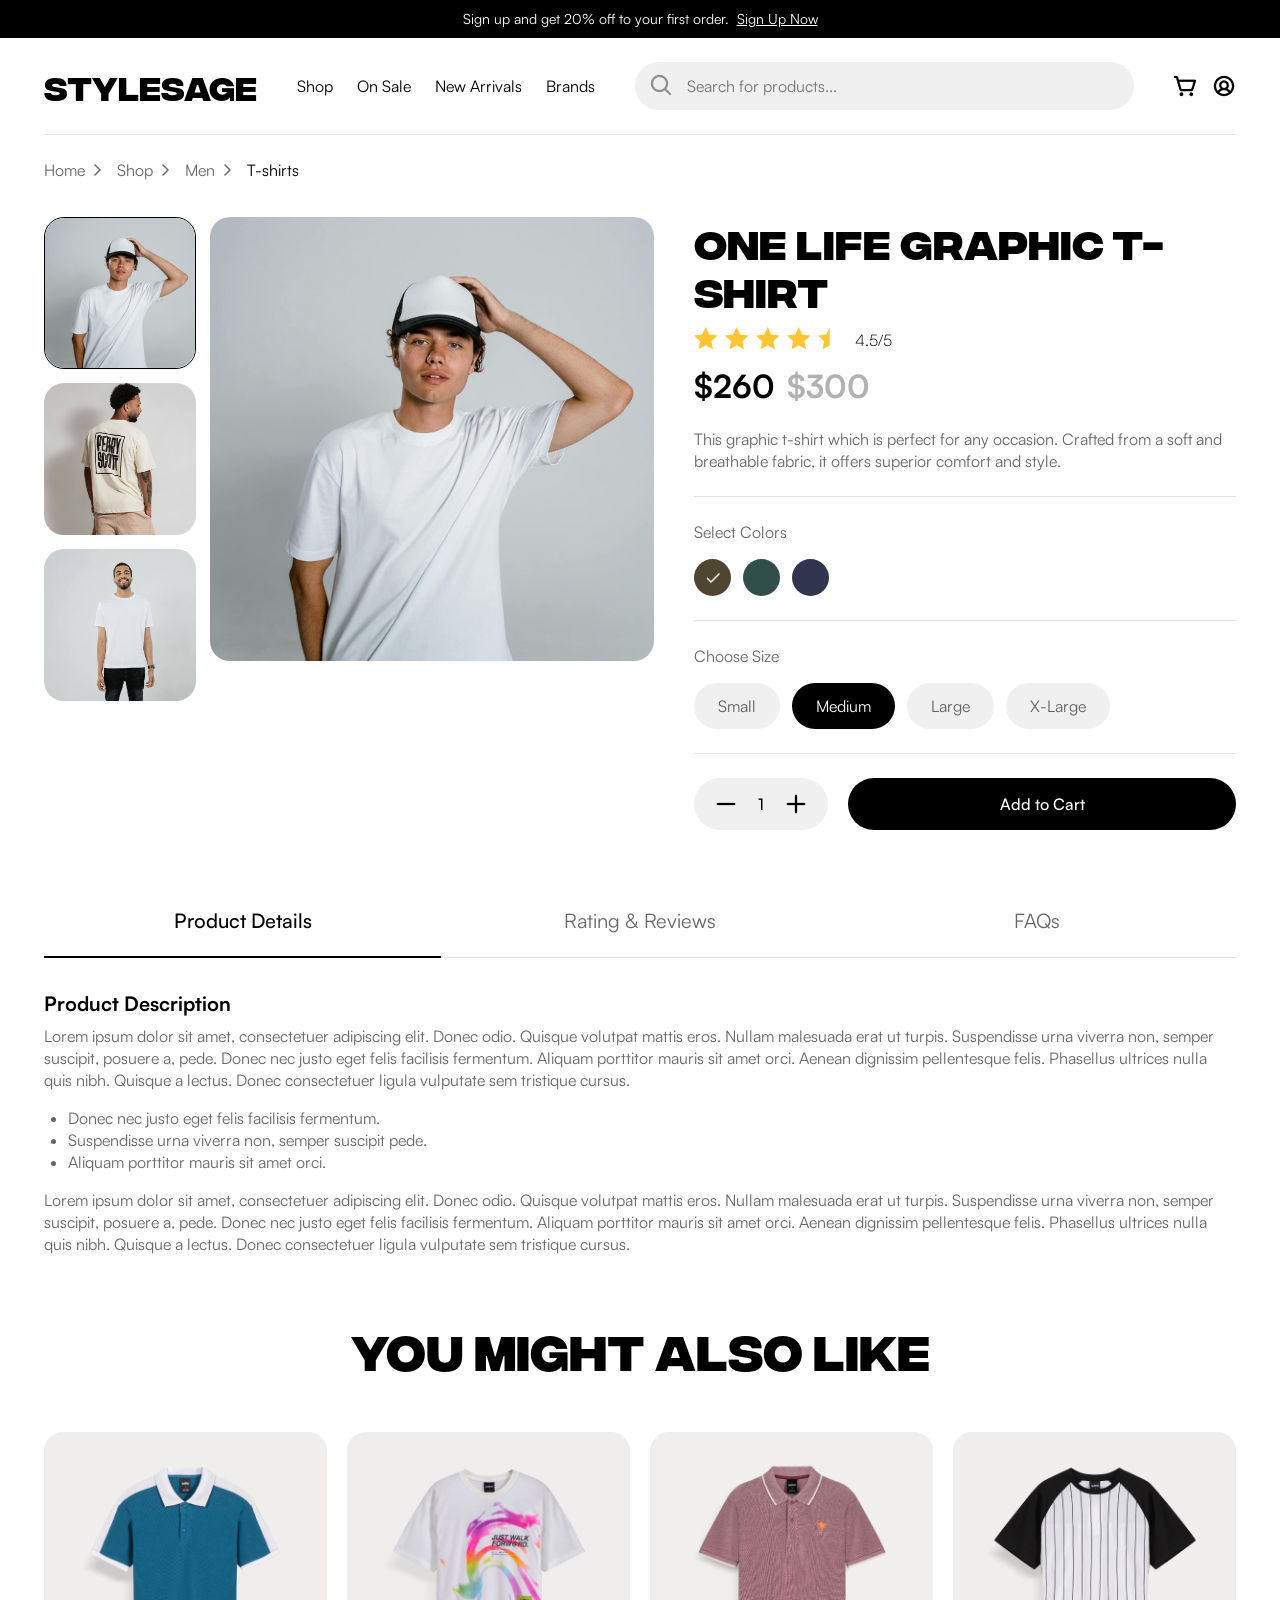
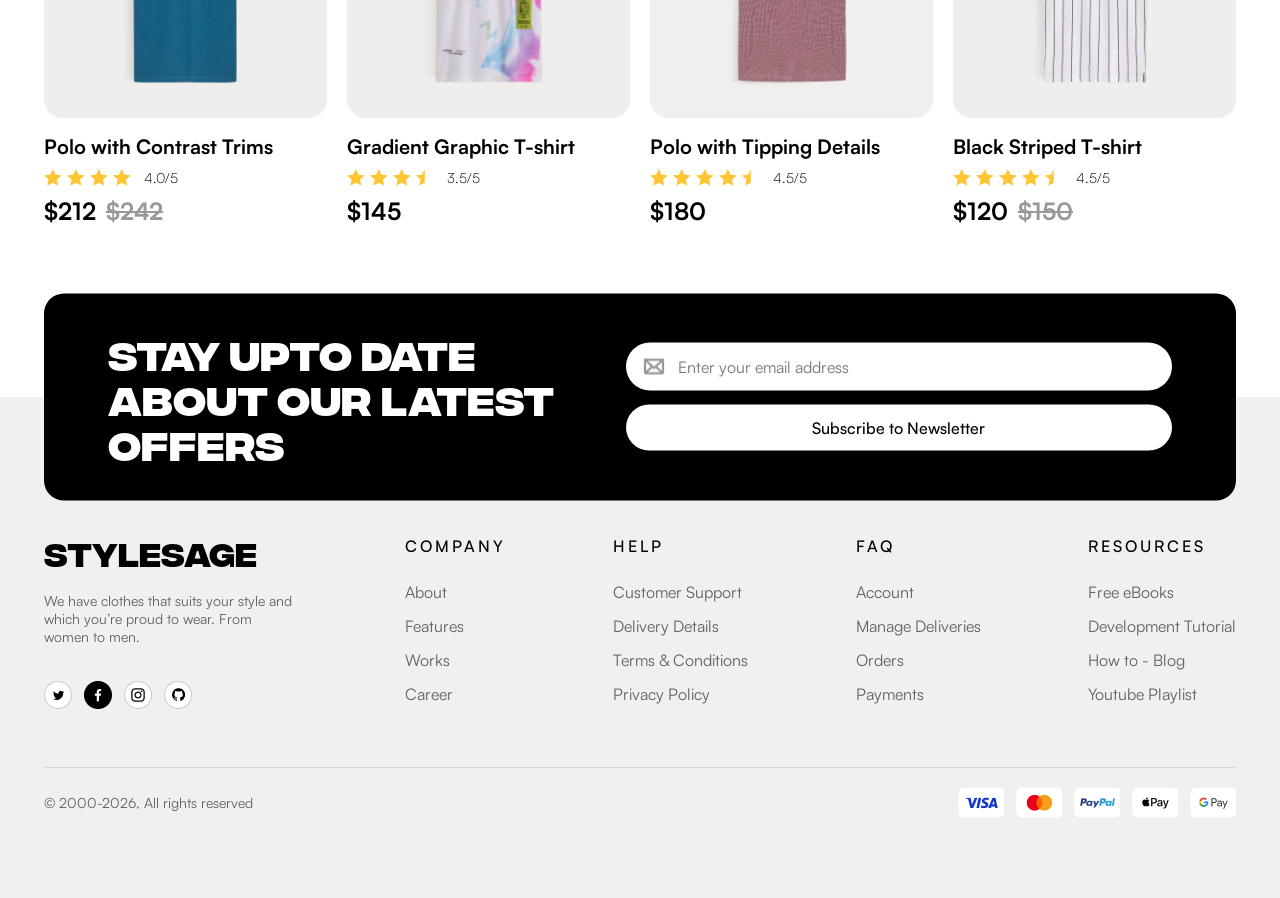
<file: product_detail.html>
<!DOCTYPE html>
<html lang="en">
<head>
    <meta charset="UTF-8">
    <meta name="viewport" content="width=device-width, initial-scale=1.0">
    <title>StyleSage - Product Detail</title>
    <link rel="stylesheet" href="./css/reset.css">
    <link rel="stylesheet" href="./css/main.css">
    <link rel="stylesheet" href="./css/swiper-bundle.min.css">
    <script src="./js/swiper-bundle.min.js"></script>
</head>
<body>
    <div class="wrap sub">
        <div class="header">
            <div class="header__inner">
                <div class="header__topbar">
                    <h1>Sign up and get 20% off to your first order. <a href="#none">Sign Up Now</a></h1>
                </div>
                <div class="header__menu">
                    <div class="header__menu__inner">
                        <div class="header__left">
                            <div class="header__menu__mo">
                                <a href="#none"><img src="img/ic/ic_menu_mo.png" alt="Menu"></a>
                            </div>
                            <div class="header__menu__logo">
                                <h1><a href="index.html">StyleSage</a></h1>
                            </div>
                        </div>
                        <div class="header__right">
                            <div class="header__menu__item">
                                <ul>
                                    <li>
                                        <a href="#none">Shop</a>
                                    </li>
                                    <li>
                                        <a href="#none">On Sale</a>
                                    </li>
                                    <li>
                                        <a href="#none">New Arrivals</a>
                                    </li>
                                    <li>
                                        <a href="#none">Brands</a>
                                    </li>
                                </ul>
                            </div>
                            <div class="header__menu__search">
                                <input type="text" placeholder="Search for products...">
                                <button class="bt__search"><i class="ic__search"></i></button>
                            </div>
                            <div class="header__menu__user">
                                <a href="#none"><img src="img/ic/ic_search_mo.png" alt=""></a>
                                <a href="#none"><img src="img/ic/ic_cart.png" alt=""></a>
                                <a href="#none"><img src="img/ic/ic_user.png" alt=""></a>
                            </div>
                        </div>
                    </div>
                </div>
            </div>
        </div>
        <div class="container">
            <div class="sect sect__subPage">
                <div class="sect__inner">
                    <div class="breadcrumb">
                        <ul>
                            <li><a href="index.html">Home</a></li>
                            <li><a href="shop.html">Shop</a></li>
                            <li><a href="men.html">Men</a></li>
                            <li class="active">T-shirts</li>
                        </ul>
                    </div>
                    <div class="product__detail__row">
                        <div class="left">
                            <div class="product_bx_img">
                                <div class="left">
                                    <div class="swiper small__slide">
                                        <div class="swiper-wrapper">
                                            <div class="swiper-slide">
                                                <div class="im_bx">
                                                    <img src="img/slide/img_01.jpg" alt="">
                                                </div>
                                            </div>
                                            <div class="swiper-slide">
                                                <div class="im_bx">
                                                    <img src="img/slide/img_02.jpg" alt="">
                                                </div>
                                            </div>
                                            <div class="swiper-slide">
                                                <div class="im_bx">
                                                    <img src="img/slide/img_03.jpg" alt="">
                                                </div>
                                            </div>
                                        </div>
                                    </div>
                                </div>
                                <div class="right">
                                    <div class="swiper big__slide">
                                        <div class="swiper-wrapper">
                                            <div class="swiper-slide">
                                                <div class="im_bx">
                                                    <img src="img/slide/img_01.jpg" alt="">
                                                </div>
                                            </div>
                                            <div class="swiper-slide">
                                                <div class="im_bx">
                                                    <img src="img/slide/img_02.jpg" alt="">
                                                </div>
                                            </div>
                                            <div class="swiper-slide">
                                                <div class="im_bx">
                                                    <img src="img/slide/img_03.jpg" alt="">
                                                </div>
                                            </div>
                                        </div>
                                    </div>
                                </div>
                            </div>
                        </div>
                        <div class="right">
                            <ul>
                                <li>
                                    <div class="product__detail__info">
                                        <h4>One Life Graphic T-shirt</h4>
                                        <div class="review">
                                            <div class="star">
                                                <ul>
                                                    <li><img src="img/ic/ic_star_01.png" alt="Star 1"></li>
                                                    <li><img src="img/ic/ic_star_01.png" alt="Star 2"></li>
                                                    <li><img src="img/ic/ic_star_01.png" alt="Star 3"></li>
                                                    <li><img src="img/ic/ic_star_01.png" alt="Star 3"></li>
                                                    <li><img src="img/ic/ic_star_half_01.png" alt="Star 3.5"></li>
                                                </ul>
                                            </div>
                                            <span class="number">4.5/5</span>
                                        </div>
                                        <div class="price">
                                            <p>$260<span>$300</span></p>
                                        </div>
                                        <div class="short_description">
                                            <p>This graphic t-shirt which is perfect for any occasion. Crafted from a soft and breathable fabric, it offers superior comfort and style.</p>
                                        </div>
                                    </div>
                                </li>
                                <li>
                                    <div class="product__detail__color">
                                        <dl>
                                            <dt>
                                                <h4>Select Colors</h4>
                                            </dt>
                                            <dd>
                                                <ul>
                                                    <li>
                                                        <label class="btn__color" for="4F4631" style="background-color:#4F4631;">
                                                            <input type="radio" id="" name="color" value="4F4631" checked/>
                                                            <i></i>
                                                        </label>
                                                    </li>
                                                    <li>
                                                        <label class="btn__color" for="314F4A" style="background-color:#314F4A;">
                                                            <input type="radio" id="" name="color" value="4F4631"/>
                                                            <i></i>
                                                        </label>
                                                    </li>
                                                    <li>
                                                        <label class="btn__color" for="31344F" style="background-color:#31344F;">
                                                            <input type="radio" id="" name="color" value="4F4631"/>
                                                            <i></i>
                                                        </label>
                                                    </li>
                                                </ul>
                                            </dd>
                                        </dl>
                                    </div>
                                </li>
                                <li>
                                    <div class="product__detail__size">
                                        <dl>
                                            <dt>
                                                <h4>Choose Size</h4>
                                            </dt>
                                            <dd>
                                                <ul>
                                                    <li>
                                                        <label class="btn__size" for="small">
                                                            <input type="radio" id="" name="size" value="small"/>
                                                            <i></i>
                                                            <span>Small</span>
                                                        </label>
                                                    </li>
                                                    <li>
                                                        <label class="btn__size" for="medium">
                                                            <input type="radio" id="" name="size" value="medium" checked/>
                                                            <i></i>
                                                            <span>Medium</span>
                                                        </label>
                                                    </li>
                                                    <li>
                                                        <label class="btn__size" for="large">
                                                            <input type="radio" id="" name="size" value="large"/>
                                                            <i></i>
                                                            <span>Large</span>
                                                        </label>
                                                    </li>
                                                    <li>
                                                        <label class="btn__size" for="xlarge">
                                                            <input type="radio" id="" name="size" value="xlarge"/>
                                                            <i></i>
                                                            <span>X-Large</span>
                                                        </label>
                                                    </li>
                                                </ul>
                                            </dd>
                                        </dl>
                                    </div>
                                </li>
                                <li>
                                    <div class="product__detail__cart">
                                        <div class="quantity__input">
                                            <button type="button" class="bt__down"><img src="img/ic/ic_down.png" alt=""></button>
                                            <input type="number" value="1">
                                            <button type="button" class="bt__up"><img src="img/ic/ic_up.png" alt=""></button>
                                        </div>
                                        <button type="button" class="btn btn__lg"><span>Add to Cart</span></button>
                                    </div>
                                </li>
                            </ul>
                        </div>
                    </div>
                    <div class="product__review">
                        <div class="tab">
                            <ul>
                                <li>
                                    <a href="#details">Product Details</a>
                                </li>
                                <li>
                                    <a href="#reviews">Rating & Reviews</a>
                                </li>
                                <li>
                                    <a href="#faqs">FAQs</a>
                                </li>
                            </ul>
                        </div>
                        <div class="tab__content" id="details">
                            <div class="product__des">
                                <h4>Product Description</h4>
                                <p>
                                    Lorem ipsum dolor sit amet, consectetuer adipiscing elit. Donec odio. Quisque volutpat mattis eros. Nullam malesuada erat ut turpis. Suspendisse urna viverra non, semper suscipit, posuere a, pede. Donec nec justo eget felis facilisis fermentum. Aliquam porttitor mauris sit amet orci. Aenean dignissim pellentesque felis. Phasellus ultrices nulla quis nibh. Quisque a lectus. Donec consectetuer ligula vulputate sem tristique cursus.
                                </p>
                                <ul>
                                    <li>Donec nec justo eget felis facilisis fermentum.</li>
                                    <li>Suspendisse urna viverra non, semper suscipit pede.</li>
                                    <li>Aliquam porttitor mauris sit amet orci.</li>
                                </ul>
                                <p>
                                    Lorem ipsum dolor sit amet, consectetuer adipiscing elit. Donec odio. Quisque volutpat mattis eros. Nullam malesuada erat ut turpis. Suspendisse urna viverra non, semper suscipit, posuere a, pede. Donec nec justo eget felis facilisis fermentum. Aliquam porttitor mauris sit amet orci. Aenean dignissim pellentesque felis. Phasellus ultrices nulla quis nibh. Quisque a lectus. Donec consectetuer ligula vulputate sem tristique cursus.
                                </p>
                            </div>
                        </div>
                        <div class="tab__content" id="reviews">
                            <div class="product__review__head">
                                <dl>
                                    <dt>
                                        <h4>All Reviews <span>(451)</span></h4>
                                    </dt>
                                    <dd>
                                        <ul>
                                            <li>
                                                <button type="button" class="btn btn__sm btn__gray btn__round"><i><img src="img/ic/ic_filtter.png" alt=""></i></button>
                                            </li>
                                            <li>
                                                <button type="button" class="btn btn__sm"><span>Write a Review</span></button>
                                            </li>
                                        </ul>
                                    </dd>
                                </dl>
                            </div>
                            <div class="product__review__list">
                                <div class="cus__review__bx">
                                    <dl>
                                        <dt>
                                            <div class="rate">
                                                <ul>
                                                    <li><img src="img/ic/ic_star_rev.png" alt=""></li>
                                                    <li><img src="img/ic/ic_star_rev.png" alt=""></li>
                                                    <li><img src="img/ic/ic_star_rev.png" alt=""></li>
                                                    <li><img src="img/ic/ic_star_rev.png" alt=""></li>
                                                    <li><img src="img/ic/ic_star_half_01.png" alt=""></li>
                                                </ul>
                                            </div>
                                            <h4>Samantha D.</h4>
                                        </dt>
                                        <dd>
                                            <p>
                                                "I absolutely love this t-shirt! The design is unique and the fabric feels so
                                                comfortable. As a fellow designer, I appreciate the attention to detail. It's
                                                become my favorite go-to shirt."
                                            </p>
                                            <span class="date">Posted on August 14, 2023</span>
                                        </dd>
                                    </dl>
                                </div>
                                <div class="cus__review__bx">
                                    <dl>
                                        <dt>
                                            <div class="rate">
                                                <ul>
                                                    <li><img src="img/ic/ic_star_rev.png" alt=""></li>
                                                    <li><img src="img/ic/ic_star_rev.png" alt=""></li>
                                                    <li><img src="img/ic/ic_star_rev.png" alt=""></li>
                                                    <li><img src="img/ic/ic_star_rev.png" alt=""></li>
                                                </ul>
                                            </div>
                                            <h4>Alex M.</h4>
                                        </dt>
                                        <dd>
                                            <p>
                                                "The t-shirt exceeded my expectations! The colors are vibrant and the print
                                                quality is top-notch. Being a UI/UX designer myself, I'm quite picky about
                                                aesthetics, and this t-shirt definitely gets a thumbs up from me."
                                            </p>
                                            <span class="date">Posted on August 15, 2023</span>
                                        </dd>
                                    </dl>
                                </div>
                                <div class="cus__review__bx">
                                    <dl>
                                        <dt>
                                            <div class="rate">
                                                <ul>
                                                    <li><img src="img/ic/ic_star_rev.png" alt=""></li>
                                                    <li><img src="img/ic/ic_star_rev.png" alt=""></li>
                                                    <li><img src="img/ic/ic_star_rev.png" alt=""></li>
                                                    <li><img src="img/ic/ic_star_half_01.png" alt=""></li>
                                                </ul>
                                            </div>
                                            <h4>Ethan R.</h4>
                                        </dt>
                                        <dd>
                                            <p>
                                                "This t-shirt is a must-have for anyone who appreciates good design. The
                                                minimalistic yet stylish pattern caught my eye, and the fit is perfect. I can
                                                see the designer's touch in every aspect of this shirt."
                                            </p>
                                            <span class="date">Posted on August 16, 2023</span>
                                        </dd>
                                    </dl>
                                </div>
                                <div class="cus__review__bx">
                                    <dl>
                                        <dt>
                                            <div class="rate">
                                                <ul>
                                                    <li><img src="img/ic/ic_star_rev.png" alt=""></li>
                                                    <li><img src="img/ic/ic_star_rev.png" alt=""></li>
                                                    <li><img src="img/ic/ic_star_rev.png" alt=""></li>
                                                    <li><img src="img/ic/ic_star_rev.png" alt=""></li>
                                                </ul>
                                            </div>
                                            <h4>Olivia P.</h4>
                                        </dt>
                                        <dd>
                                            <p>
                                                "As a UI/UX enthusiast, I value simplicity and functionality. This t-shirt not
                                                only represents those principles but also feels great to wear. It's evident
                                                that the designer poured their creativity into making this t-shirt stand out."
                                            </p>
                                            <span class="date">Posted on August 17, 2023</span>
                                        </dd>
                                    </dl>
                                </div>
                                <div class="cus__review__bx">
                                    <dl>
                                        <dt>
                                            <div class="rate">
                                                <ul>
                                                    <li><img src="img/ic/ic_star_rev.png" alt=""></li>
                                                    <li><img src="img/ic/ic_star_rev.png" alt=""></li>
                                                    <li><img src="img/ic/ic_star_rev.png" alt=""></li>
                                                    <li><img src="img/ic/ic_star_rev.png" alt=""></li>
                                                </ul>
                                            </div>
                                            <h4>Liam K.</h4>
                                        </dt>
                                        <dd>
                                            <p>
                                                "This t-shirt is a fusion of comfort and creativity. The fabric is soft, and the
                                                design speaks volumes about the designer's skill. It's like wearing a piece
                                                of art that reflects my passion for both design and fashion."
                                            </p>
                                            <span class="date">Posted on August 18, 2023</span>
                                        </dd>
                                    </dl>
                                </div>
                                <div class="cus__review__bx">
                                    <dl>
                                        <dt>
                                            <div class="rate">
                                                <ul>
                                                    <li><img src="img/ic/ic_star_01.png" alt=""></li>
                                                    <li><img src="img/ic/ic_star_01.png" alt=""></li>
                                                    <li><img src="img/ic/ic_star_01.png" alt=""></li>
                                                    <li><img src="img/ic/ic_star_01.png" alt=""></li>
                                                    <li><img src="img/ic/ic_star_half_01.png" alt=""></li>
                                                </ul>
                                            </div>
                                            <h4>Ava H.</h4>
                                        </dt>
                                        <dd>
                                            <p>
                                                "I'm not just wearing a t-shirt; I'm wearing a piece of design philosophy.
                                                The intricate details and thoughtful layout of the design make this shirt a
                                                conversation starter."
                                            </p>
                                            <span class="date">Posted on August 19, 2023</span>
                                        </dd>
                                    </dl>
                                </div>
                            </div>
                            <div class="product__review__more">
                                <a href="#none" class="btn__more"><span>Load More Reviews</span></a>
                            </div>
                        </div>
                        <div class="tab__content" id="faqs">

                        </div>
                    </div>
                    <div class="product__section">
                        <div class="tit__wrap">
                            <h2 class="sect__tit tac">You might<br class="mo"/> also like</h2>
                        </div>
                        <div class="product__list scrollbar__horizontal">
                            <ul>
                                <li>
                                    <a href="#none">
                                        <div class="product__img">
                                            <img src="img/product/img_09.png" alt="Polo with Contrast Trims">
                                        </div>
                                        <div class="product__info">
                                            <h3>Polo with Contrast Trims</h3>
                                            <div class="product__rate">
                                                <div class="star">
                                                    <ul>
                                                        <li><img src="img/ic/ic_star.png" alt="Star 1"></li>
                                                        <li><img src="img/ic/ic_star.png" alt="Star 2"></li>
                                                        <li><img src="img/ic/ic_star.png" alt="Star 3"></li>
                                                        <li><img src="img/ic/ic_star.png" alt="Star 4"></li>
                                                    </ul>
                                                </div>
                                                <span class="number">4.0/5</span>
                                            </div>
                                            <p class="product__price">$212<span class="discount__price">$242</span></p>
                                        </div>
                                    </a>
                                </li>
                                <li>
                                    <a href="#none">
                                        <div class="product__img">
                                            <img src="img/product/img_10.png" alt="Gradient Graphic T-shirt">
                                        </div>
                                        <div class="product__info">
                                            <h3>Gradient Graphic T-shirt</h3>
                                            <div class="product__rate">
                                                <div class="star">
                                                    <ul>
                                                        <li><img src="img/ic/ic_star.png" alt="Star 1"></li>
                                                        <li><img src="img/ic/ic_star.png" alt="Star 2"></li>
                                                        <li><img src="img/ic/ic_star.png" alt="Star 3"></li>
                                                        <li><img src="img/ic/ic_star_half.png" alt="Star 3.5"></li>
                                                    </ul>
                                                </div>
                                                <span class="number">3.5/5</span>
                                            </div>
                                            <p class="product__price">$145</p>
                                        </div>
                                    </a>
                                </li>
                                <li>
                                    <a href="#none">
                                        <div class="product__img">
                                            <img src="img/product/img_11.png" alt="Polo with Tipping Details">
                                        </div>
                                        <div class="product__info">
                                            <h3>Polo with Tipping Details</h3>
                                            <div class="product__rate">
                                                <div class="star">
                                                    <ul>
                                                        <li><img src="img/ic/ic_star.png" alt="Star 1"></li>
                                                        <li><img src="img/ic/ic_star.png" alt="Star 2"></li>
                                                        <li><img src="img/ic/ic_star.png" alt="Star 3"></li>
                                                        <li><img src="img/ic/ic_star.png" alt="Star 4"></li>
                                                        <li><img src="img/ic/ic_star_half.png" alt="Star 4.5"></li>
                                                    </ul>
                                                </div>
                                                <span class="number">4.5/5</span>
                                            </div>
                                            <p class="product__price">$180</p>
                                        </div>
                                    </a>
                                </li>
                                <li>
                                    <a href="#none">
                                        <div class="product__img">
                                            <img src="img/product/img_12.png" alt="Black Striped T-shirt">
                                        </div>
                                        <div class="product__info">
                                            <h3>Black Striped T-shirt</h3>
                                            <div class="product__rate">
                                                <div class="star">
                                                    <ul>
                                                        <li><img src="img/ic/ic_star.png" alt="Star 1"></li>
                                                        <li><img src="img/ic/ic_star.png" alt="Star 2"></li>
                                                        <li><img src="img/ic/ic_star.png" alt="Star 3"></li>
                                                        <li><img src="img/ic/ic_star.png" alt="Star 4"></li>
                                                        <li><img src="img/ic/ic_star_half.png" alt="Star 4.5"></li>
                                                    </ul>
                                                </div>
                                                <span class="number">4.5/5</span>
                                            </div>
                                            <p class="product__price">$120<span class="discount__price">$150</span></p>
                                        </div>
                                    </a>
                                </li>
                            </ul>
                        </div>
                    </div>
                </div>
            </div>
        </div>
        <div class="footer">
            <div class="footer__inner">
                <div class="cust__subscribe">
                    <div class="cust__subscribe__inner">
                        <div class="subscribe__info">
                            <p>
                                Stay upto date about
                                our latest offers
                            </p>
                        </div>
                        <div class="subscribe__form">
                            <form autocomplete="off">
                                <div class="frm__control">
                                    <input type="email" placeholder="Enter your email address">
                                    <i><img src="img/ic/ic_email.png" alt=""></i>
                                </div>
                                <button type="button" class="btn btn__white btn__sm">Subscribe to Newsletter</button>
                            </form>
                        </div>
                    </div>
                </div>
                <div class="footer__top">
                    <div class="foot__info">
                        <div class="foot__logo">
                            <h6><a href="index.html">StyleSage</a></h6>
                        </div>
                        <div class="foot__des">
                            <p>
                                We have clothes that suits your style and
                                which you’re proud to wear. From
                                women to men.
                            </p>
                        </div>
                        <div class="foot__social">
                            <ul>
                                <li><a href="#none"><img src="img/logo/logo_twitter.png" alt=""></a></li>
                                <li><a href="#none"><img src="img/logo/logo_facebook.png" alt=""></a></li>
                                <li><a href="#none"><img src="img/logo/logo_ig.png" alt=""></a></li>
                                <li><a href="#none"><img src="img/logo/logo_github.png" alt=""></a></li>
                            </ul>
                        </div>
                    </div>
                    <div class="foot__menu">
                        <ul>
                            <li>
                                <dl>
                                    <dt>
                                        <h4>Company</h4>
                                    </dt>
                                    <dd>
                                        <ul>
                                            <li>
                                                <a href="#none">About</a>
                                            </li>
                                            <li>
                                                <a href="#none">Features</a>
                                            </li>
                                            <li>
                                                <a href="#none">Works</a>
                                            </li>
                                            <li>
                                                <a href="#none">Career</a>
                                            </li>
                                        </ul>
                                    </dd>
                                </dl>
                            </li>
                            <li>
                                <dl>
                                    <dt>
                                        <h4>Help</h4>
                                    </dt>
                                    <dd>
                                        <ul>
                                            <li>
                                                <a href="#none">Customer Support</a>
                                            </li>
                                            <li>
                                                <a href="#none">Delivery Details</a>
                                            </li>
                                            <li>
                                                <a href="#none">Terms & Conditions</a>
                                            </li>
                                            <li>
                                                <a href="#none">Privacy Policy</a>
                                            </li>
                                        </ul>
                                    </dd>
                                </dl>
                            </li>
                            <li>
                                <dl>
                                    <dt>
                                        <h4>Faq</h4>
                                    </dt>
                                    <dd>
                                        <ul>
                                            <li>
                                                <a href="#none">Account</a>
                                            </li>
                                            <li>
                                                <a href="#none">Manage Deliveries</a>
                                            </li>
                                            <li>
                                                <a href="#none">Orders</a>
                                            </li>
                                            <li>
                                                <a href="#none">Payments</a>
                                            </li>
                                        </ul>
                                    </dd>
                                </dl>
                            </li>
                            <li>
                                <dl>
                                    <dt>
                                        <h4>Resources</h4>
                                    </dt>
                                    <dd>
                                        <ul>
                                            <li>
                                                <a href="#none">Free eBooks</a>
                                            </li>
                                            <li>
                                                <a href="#none">Development Tutorial</a>
                                            </li>
                                            <li>
                                                <a href="#none">How to - Blog</a>
                                            </li>
                                            <li>
                                                <a href="#none">Youtube Playlist</a>
                                            </li>
                                        </ul>
                                    </dd>
                                </dl>
                            </li>
                        </ul>
                    </div>
                </div>
                <div class="footer__bootom">
                    <div class="foot__copyright">
                        <p>© 2000-<span id="year"></span>, All rights reserved</p>
                    </div>
                    <div class="foot__payvai">
                        <ul>
                            <li><img src="img/logo/logo_visa.png" alt=""></li>
                            <li><img src="img/logo/logo_mastercard.png" alt=""></li>
                            <li><img src="img/logo/logo_paypal.png" alt=""></li>
                            <li><img src="img/logo/logo_apple_pay.png" alt=""></li>
                            <li><img src="img/logo/logo_google_pay.png" alt=""></li>
                        </ul>
                    </div>
                </div>
            </div>
        </div>
    </div>
    <script>
        var swiper = new Swiper(".small__slide", {
            spaceBetween: 12,
            slidesPerView: 4,
            freeMode: true,
            watchSlidesProgress: true,
        });
        var swiper2 = new Swiper(".big__slide", {
            effect: "fade",
            thumbs: {
                swiper: swiper,
            },
            breakpoints: {
                "390": {
                    spaceBetween: 16,
                },
                "1092": {
                    spaceBetween: 44,
                },
                "1024": {
                    spaceBetween: 44,
                },
            }
        });
    </script>
    <script src="./js/main.js"></script>
</body>
</html>
</file>
<file: css/main.css>
.btn{display:flex;justify-content:center;align-items:center;width:100%;padding:0 20px;font-family:"Satoshi";font-size:16px;font-weight:500;color:#fff;border-radius:62px;background-color:#000;column-gap:12px;}
.btn i{width:24px;height:24px;}
.btn i img{width:24px;height:24px;}
.btn.btn__xs{height:39px;}
.btn.btn__sm{height:48px;}
.btn.btn__lg{height:60px;}
.btn.btn__round{width:48px;height:48px;border-radius:50%;}
.btn.btn__white{color:#000;background-color:#fff;}
.btn.btn__gray{font-weight:400;color:rgba(0,0,0,0.6);background-color:#f0f0f0;}
.btn__more{display:flex;justify-content:center;align-items:center;width:218px;height:52px;border:1px solid rgba(0,0,0,0.1);border-radius:62px;background-color:#fff;}
.btn__more span{font-family:"Satoshi";font-size:16px;font-weight:400;color:#000;}

.frm__control{position:relative;}
.frm__control input{width:100%;height:48px;padding:0 16px 0 52px;font-family:"Satoshi";font-size:16px;font-weight:400;color:rgba(0,0,0,0.4);border:none;border-radius:62px;background-color:#f0f0f0;}
.frm__control i{position:absolute;top:50%;left:16px;width:24px;height:24px;transform:translate(0, -50%);}

.quantity__input{position:relative;display:flex;justify-content:space-between;align-items:center;width:126px;height:44px;padding:0 20px;border-radius:62px;background-color:#f0f0f0;}
.quantity__input input[type=number]{width:46px;font-family:"Satoshi";font-size:14px;font-weight:500;color:#000;text-align:center;border:none;background-color:#f0f0f0;}
.quantity__input input[type=number]::-webkit-outer-spin-button,
.quantity__input input[type=number]::-webkit-inner-spin-button{-webkit-appearance:none;margin:0;}
.quantity__input button{width:20px;height:20px;cursor:pointer;}

.breadcrumb ul{position:relative;display:flex;justify-content:flex-start;align-items:center;flex-wrap:wrap;margin-bottom:24px;}
.breadcrumb ul li{font-family:"Satoshi";font-size:16px;font-weight:400;color:rgba(0,0,0,0.6);}
.breadcrumb ul li a{color:rgba(0,0,0,0.6);}
.breadcrumb ul li:first-child::before{display:none;}
.breadcrumb ul li::before{content:"";display:block;margin:0 12px 0 4px;width:16px;height:22px;float:left;background-image:url("../img/ic/ic_chevron_right.png");background-repeat:no-repeat;background-position:center;}
.breadcrumb ul li.active{color:#000;}

.range__slider{position:relative;width:100%;height:5px;margin:20px 0 23px;border-radius:10px;background-color:#f0f0f0;}
.range__slider .slider__track{position:absolute;height:100%;background-color:#000;}
.range__slider input{position:absolute;top:50%;width:100%;background:none;transform:translateY(-50%);pointer-events:none;appearance:none;}
.range__slider input[type="range"]::-webkit-slider-thumb{width:20px;height:20px;border:3px solid #000;border-radius:50%;background-color:#000;pointer-events:auto;appearance:none;cursor:pointer;box-shadow: 0 .125rem .5625rem -0.125rem rgba(0, 0, 0, .25);}
.range__slider input[type="range"]::-moz-range-thumb{width:20px;height:20px;border:3px solid #000;border-radius:50%;background-color:#000;pointer-events:auto;-moz-appearance:none;cursor:pointer;box-shadow: 0 .125rem .5625rem -0.125rem rgba(0, 0, 0, .25);}
.range__slider .tooltipe{position:absolute;bottom:100%;display:block;font-family:"Satoshi";font-size:14px;font-weight:500;color:#000;text-align:center;white-space:nowrap;z-index:10;transform:translateX(-50%);}
.range__slider .tooltipe.min__tooltip{left:50%;transform:translateX(-50%) translateY(-100%);}
.range__slider .tooltipe.max__tooltip{right:50%;transform:translateX(50%) translateY(-100%);}

.paginate{display:flex;justify-content:space-between;align-items:center;}
.paginate .page_arr{display:flex;justify-content:space-between;align-items:center;width:auto;height:36px;padding:0 14px;border:1px solid rgba(0,0,0,0.1);border-radius:8px;background-color:#fff;gap:8px;}
.paginate .page_arr:hover{background-color:#f0f0f0;}
.paginate .page_arr i{width:20px;height:20px;}
.paginate .page_arr i img{width:20px;height:20px;}
.paginate .page_arr span{font-family:"Satoshi";font-size:14px;font-weight:500;color:#000;}
.paginate ul{display:flex;justify-content:space-between;align-items:center;gap:2px;}
.paginate ul li a{display:flex;justify-content:center;align-items:center;width:40px;height:40px;font-family:"Satoshi";font-size:14px;font-weight:500;color:rgba(0,0,0,0.5);}
.paginate ul li a.on,.paginate ul li a:hover{color:#000;border-radius:8px;background-color:#f0f0f0;}
.paginate ul li span{display:flex;justify-content:center;align-items:center;width:40px;height:40px;font-family:"Satoshi";font-size:14px;font-weight:500;color:rgba(0,0,0,0.5);}

.wrap{min-width:390px;} 
.wrap.sub .product__section{margin:0;border-top:none;}

br.mo{display:none;}
br.pc{display:block;}

.sect.sect2 .sect__inner{max-width:1328px;margin:0 auto;padding:72px 44px 64px;}
.sect.sect3 .sect__inner{max-width:1328px;margin:0 auto;padding:0 44px;}
.sect.sect4 .sect__inner{max-width:100%;margin:0 auto;padding:80px 0 170px;}

.sect.sect__subPage .sect__inner{max-width:1328px;margin:0 auto;padding:24px 44px 170px;}
.sect.sect__subPage .sect__tit{text-align:left;}

.sect__tit{font-family:"Integral CF";font-size:48px;font-weight:700;text-align:center;color:#000;line-height:58px;text-transform:uppercase;}

.header .header__topbar{width:100%;height:38px;background-color:#000;}
.header .header__topbar h1{display:flex;justify-content:center;align-items:center;width:100%;height:100%;font-family:"Satoshi";font-size:14px;font-weight:400;color:#fff;}
.header .header__topbar h1 a{margin-left:8px;font-family:"Satoshi";font-size:14px;font-weight:400;color:#fff;text-decoration:underline;}

.header .header__menu{position:sticky;top:0;max-width:1328px;margin:0 auto;padding:0 44px;background-color:#fff;overflow:hidden;}
.header .header__menu .header__menu__inner{display:flex;justify-content:flex-start;align-items:center;padding:24px 0;}
.wrap.sub .header .header__menu .header__menu__inner{border-bottom:1px solid rgba(0,0,0,0.1);}
.header .header__menu .header__menu__inner .header__left .header__menu__mo{display:none;}

.header .header__menu .header__menu__logo h1{font-family:"Integral CF";font-size:32px;color:#000;line-height:48px;text-transform:uppercase;}
.header .header__menu .header__menu__logo h1 a{display:block;color:#000;}


.header .header__menu .header__menu__inner .header__right{display:flex;justify-content:flex-start;align-items:center;flex:1;}
.header .header__menu .header__menu__item{margin-left:40px;}
.header .header__menu .header__menu__item ul{display:flex;justify-content:space-between;align-items:center;column-gap:24px;}
.header .header__menu .header__menu__item ul li a{display:block;font-family:"Satoshi";font-size:16px;font-weight:400;color:#000;line-height:48px;}

.header .header__menu .header__menu__search{position:relative;margin-left:40px;flex-grow:1;}
.header .header__menu .header__menu__search input{width:100%;height:48px;padding:12px 16px 12px 52px;font-family:"Satoshi";font-size:16px;font-weight:400;color:rgba(0,0,0,0.4);border:none;border-radius:62px;background-color:#f0f0f0;}
.header .header__menu .header__menu__search input:focus{outline:none;}
.header .header__menu .header__menu__search .bt__search{position:absolute;top:0;left:0;width:52px;height:48px;text-align:center;cursor:pointer;}
.header .header__menu .header__menu__search .bt__search .ic__search{display:inline-block;width:24px;height:24px;background-image:url("../img/ic/ic_search.png");background-repeat:no-repeat;background-position:center;background-size:24px auto;}

.header .header__menu .header__menu__user{display:flex;justify-content:flex-start;align-items:center;height:48px;margin-left:40px;column-gap:14px;}
.header .header__menu .header__menu__user a{display:flex;justify-content:center;align-items:center;height:48px;}
.header .header__menu .header__menu__user a:first-child{display:none;}

.sect_top{width:100%;background-color:#f0eeed;}
.sect_top .sect__inner{position:relative;max-width:1328px;height:663px;margin:0 auto;padding:86px 44px 101px;}
.main__info{position:relative;z-index:2;}
.main__info h2{font-family:"Integral CF";font-size:64px;font-weight:700;color:#000;line-height:64px;}
.main__info > p{margin:32px 0 0;font-family:"Satoshi";font-size:16px;font-weight:400;color:rgba(0,0,0,0.6);line-height:22px;}
.main__info .btn_wrap{margin:32px 0 0;}
.main__info a{display:flex;justify-content:center;align-items:center;width:210px;height:52px;border-radius:62px;background-color:#000;}
.main__info a span{font-family:"Satoshi";font-size:16px;font-weight:400;color:#fff;}
.main__img{position:absolute;top:0;right:0;height:663px;background-color:#f0eeed;}
.main__img img{width:auto;height:664px;}
.main__img img.main__mo{display:none;}
.main__total__product{margin:48px 0 0;}
.main__total__product ul{display:flex;justify-content:flex-start;align-items:flex-start;}
.main__total__product ul li{position:relative;}
.main__total__product ul li::after{content:"";position:absolute;top:0;display:block;width:1px;height:74px;background-color:rgba(0,0,0,0.1);}
.main__total__product ul li:first-child::after{display:none;}
.main__total__product ul li dl{padding:0 32px;}
.main__total__product ul li:first-child dl{padding-left:0;}
.main__total__product ul li:last-child dl{padding-right:0;}
.main__total__product ul li dl dt h4{font-family:"Satoshi";font-size:40px;font-weight:700;color:#000;line-height:normal;}
.main__total__product ul li dl dd p{font-family:"Satoshi";font-size:16px;font-weight:400;color:rgba(0,0,0,0.6);line-height:22px;}


.campany__logo{width:100%;background-color:#000;}
.campany__logo ul{display:flex;justify-content:space-between;align-items:center;max-width:1328px;height:122px;margin:0 auto;padding:0 44px;}

.sect.sect2 .sect__inner .product__section:first-child{margin:0;padding:0;border-top:none;}
.product__section{margin:64px 0 0;padding:64px 0 0;border-top:1px solid rgba(0,0,0,0.1);}
.product__list > ul{display:flex;justify-content:flex-start;align-items:flex-start;flex-flow:row nowrap;margin:55px 0 0;gap:20px;}
.product__list > ul > li > a{display:block;width:100%;}
.product__list .product__img{width:100%;height:auto;border-radius:20px;background-color:#f0eeed;}
.product__list .product__img img{width:100%;}
.product__list .product__info h3{margin:17px 0 0;font-family:"Satoshi";font-size:20px;font-weight:700;color:#000;line-height:24px;text-overflow:ellipsis;white-space:nowrap;overflow:hidden;}
.product__list .product__info .product__rate{display:flex;justify-content:flex-start;align-items:end;margin:10px 0 0;gap:13px;}
.product__list .product__info .product__rate .star ul{display:flex;justify-content:flex-start;align-items:flex-start;margin:0;padding:0;gap:5px;}
.product__list .product__info .product__rate .star ul li{width:18px;height:18px;}

.product__list .product__info .product__rate .number{font-family:"Satoshi";font-size:14px;font-weight:300;color:#000;line-height:normal;}
.product__list .product__info .product__price{margin:8px 0 0;font-family:"Satoshi";font-size:24px;font-weight:700;color:#000;line-height:normal;}
.product__list .product__info .discount__price{margin-left:10px;opacity:40%;text-decoration:line-through;}
.product__more{display:flex;justify-content:center;align-items:center;margin:36px 0 0;}

.product__browse{width:100%;height:auto;padding:70px 64px 76px;border-radius:40px;background-color:#f0f0f0;}
.bx__browse{display:flex;justify-content:flex-start;align-items:flex-start;flex-flow:row wrap;margin:64px 0 0;gap:20px;}
.bx__browse .bx{position:relative;width:100%;height:289px;padding:25px 36px;border-radius:20px;background-color:#fff;background-repeat:no-repeat;background-position:top right;}
.bx__browse .bx h4{font-family:"Satoshi";font-size:36px;font-weight:700;color:#000;}
.bx__browse .left{display:flex;justify-content:flex-start;align-items:flex-start;width:100%;gap:20px;}
.bx__browse .right{display:flex;justify-content:flex-start;align-items:flex-start;width:100%;gap:20px;}
.bx__browse .left .bx.bx__sm{width:40%;background-image:url("../img/bg/img_04.png");}
.bx__browse .left .bx.bx__lg{width:60%;background-image:url("../img/bg/img_05.png");}
.bx__browse .right .bx.bx__lg{width:60%;background-image:url("../img/bg/img_06.png");}
.bx__browse .right .bx.bx__sm{width:40%;background-image:url("../img/bg/img_07.png");}
.bx__browse .bx__left{display:contents;}
.bx__browse .bx__right{display:contents;}

.customer__review__wrap .swiper{position:relative;width:100%;margin:0 auto;}
.customer__review__wrap .sect__tit{text-align:left;}
.customer__review__wrap .swiper-wrapper{display:flex;align-items:flex-start;width:100%;height:auto;margin:40px 0 0;}
.customer__review__wrap .swiper-wrapper .swiper-slide{max-width:400px;height:auto;overflow:inherit;z-index:2;}
.customer__review__wrap .swiper-wrapper .swiper-slide{filter:blur(2px);}
.customer__review__wrap .swiper-wrapper .swiper-slide.swiper-slide-prev,
.customer__review__wrap .swiper-wrapper .swiper-slide.swiper-slide-active,
.customer__review__wrap .swiper-wrapper .swiper-slide.swiper-slide-next{filter:none;}
.customer__review__wrap .swiper-header{display:flex;justify-content:flex-start;align-items:flex-end;max-width:1240px;margin:0 auto;padding:0 44px;}
.customer__review__wrap .swiper-header-inner{position:relative;width:100%;}
.customer__review__wrap .swiper-button{position:absolute;right:0;bottom:0;width:64px;height:24px;}
.customer__review__wrap .swiper-button .swiper-button-prev{content:"";top:22px;left:0;width:24px;height:24px;background-image:url("../img/ic/ic_arrow_left.png");background-repeat:no-repeat;background-size:cover;cursor:pointer;}
.customer__review__wrap .swiper-button .swiper-button-next{content:"";top:22px;right:0;width:24px;height:24px;background-image:url("../img/ic/ic_arrow_right.png");background-repeat:no-repeat;background-size:cover;cursor:pointer;}
.customer__review__wrap .swiper-button .swiper-button-next svg,
.customer__review__wrap .swiper-button .swiper-button-prev svg{display:none;}
.customer__review__wrap .swiper-button .swiper-button-prev{position:absolute;right:0;}


.cus__review__bx{width:400px;min-height:240px;padding:28px 32px;border:1px solid rgba(0,0,0,0.1);border-radius:20px;background-color:#fff;}
.cus__review__bx dl dt .rate ul{display:flex;justify-content:flex-start;align-items:flex-start;margin:0;padding:0;column-gap:6px;}
.cus__review__bx dl dt .rate ul li{height:22px;}
.cus__review__bx dl dt .rate ul li img{height:22px;}
.cus__review__bx dl dt h4{position:relative;display:flex;align-items:center;margin:15px 0 0;font-family:"Satoshi";font-size:20px;font-weight:700;color:#000;line-height:22px;}
.cus__review__bx dl dt h4::after{content:"";display:block;width:24px;height:24px;margin-left:4px;background-image:url("../img/ic/ic_check.png");background-repeat:no-repeat;background-position:center;}
.cus__review__bx dl dd p{margin:12px 0 0;font-family:"Satoshi";font-size:16px;font-weight:400;color:rgba(0,0,0,0.6);line-height:22px;}
.cus__review__bx dl dd span{display:block;margin:24px 0 0;font-family:"Satoshi";font-size:16px;font-weight:500;color:rgba(0,0,0,0.6);line-height:22px;}

.footer{display:block;width:100%;height:auto;background-color:#f0f0f0;}
.footer .footer__inner{position:relative;max-width:1328px;margin:0 auto;padding:140px 44px 80px;}
.footer .footer__top{display:flex;justify-content:space-between;align-items:flex-start;padding:0 0 50px;column-gap:113px;}
.footer .foot__info{width:248px;}
.footer .foot__info .foot__logo h6{font-family:"Integral CF";font-size:32px;font-weight:700;color:#000;line-height:30px;text-transform:uppercase;}
.footer .foot__info .foot__logo h6 a{display:inline-block;color:#000;}
.footer .foot__info .foot__des p{margin:25px 0 0;font-family:"Satoshi";font-size:14px;font-weight:400;color:rgba(0,0,0,0.6);}
.footer .foot__info .foot__social{margin:35px 0 0;}
.footer .foot__info .foot__social ul{display:flex;justify-content:flex-start;align-items:flex-start;column-gap:12px;}
.footer .foot__menu{flex:1;}
.footer .foot__menu > ul{display:flex;justify-content:space-between;align-items:flex-start;}
.footer .foot__menu > ul > li dl dt h4{font-family:"Satoshi";font-size:16px;font-weight:500;color:#000;line-height:18px;text-transform:uppercase;letter-spacing:3px;}
.footer .foot__menu > ul > li dl dd ul{margin:26px 0 0;}
.footer .foot__menu > ul > li dl dd ul li{height:34px;}
.footer .foot__menu > ul > li dl dd ul li a{font-family:"Satoshi";font-size:16px;font-weight:400;color:rgba(0,0,0,0.6);}
.footer .footer__bootom{display:flex;justify-content:space-between;align-items:center;padding:20px 0 0;border-top:1px solid rgba(0,0,0,0.1);}
.footer .foot__copyright p{font-family:"Satoshi";font-size:14px;font-weight:400;color:rgba(0,0,0,0.6);line-height:normal;}
.footer .foot__payvai ul{display:flex;justify-content:flex-start;align-items:flex-start;column-gap:12px;}

.cust__subscribe{position:absolute;top:0;left:44px;width:calc(100% - 88px);height:auto;border-radius:20px;background-color:#000;transform:translate(0, -50%);}
.cust__subscribe .cust__subscribe__inner{display:flex;justify-content:flex-start;align-items:center;padding:36px 64px;}
.cust__subscribe .subscribe__info p{font-family:"Integral CF";font-size:40px;font-weight:700;color:#fff;line-height:45px;text-transform:uppercase;}
.cust__subscribe .subscribe__form{width:100%;}
.cust__subscribe .subscribe__form .frm__control input{background-color:#fff;}
.cust__subscribe .subscribe__form button{height:46px;margin:14px 0 0;}

.product__cart__sect{display:flex;justify-content:flex-start;align-items:flex-start;margin:24px 0 0;column-gap:20px;}
.product__cart__sect > .left{width:60%;}
.product__cart__sect > .right{width:40%;}
.product__cart__list{padding:20px 24px;border:1px solid rgba(0,0,0,0.1);border-radius:20px;}
.product__cart__list > ul > li{position:relative;display:flex;justify-content:space-between;align-items:flex-start;margin:24px 0 0;padding-bottom:24px;border-bottom:1px solid rgba(0,0,0,0.1);}
.product__cart__list > ul > li:first-child{margin-top:0;padding-top:0;}
.product__cart__list > ul > li:last-child{padding-bottom:0;border-bottom:none;}
.product__cart__list > ul > li .left dl dt .bx__im{width:124px;height:124px;border-radius:8px;background-color:#f0eeed;}
.product__cart__list > ul > li .left dl{display:flex;justify-content:flex-start;align-items:center;column-gap:16px;}
.product__cart__list > ul > li .left dl dt .bx__im img{width:100%;}
.product__cart__list > ul > li .left dl dd .bx__info h4{font-family:"Satoshi";font-size:20px;font-weight:700;color:#000;white-space:nowrap;text-overflow:ellipsis;overflow:hidden;}
.product__cart__list > ul > li .left dl dd .bx__info ul{margin:2px 0 0;}
.product__cart__list > ul > li .left dl dd .bx__info ul li p{margin:4px 0 0;font-family:"Satoshi";font-size:14px;font-weight:400;color:#000;}
.product__cart__list > ul > li .left dl dd .bx__info ul li:first-child p{margin:0;}
.product__cart__list > ul > li .left dl dd .bx__info ul li p span{color:rgba(0,0,0,0.6);}
.product__cart__list > ul > li .left dl dd .bx__info p{margin:15px 0 0;font-family:"Satoshi";font-size:24px;font-weight:700;color:#000;}

.product__cart__list > ul > li .rigth dl{display:flex;justify-content:space-between;align-items:flex-start;flex-flow:column wrap;height:124px;}
.product__cart__list > ul > li .rigth dl dt{align-self:flex-end;}
.product__cart__list > ul > li .rigth dl dt button{position:absolute;top:0;right:0;width:24px;height:24px;}
.product__cart__list > ul > li .rigth dl dt button img{width:24px;}

.product__cart__summary{padding:20px 24px;border:1px solid rgba(0,0,0,0.1);border-radius:20px;}
.product__cart__summary > dl > dt > h4{font-family:"Satoshi";font-size:24px;font-weight:700;color:#000;}
.product__cart__summary > dl > dd > .order__info{margin:24px 0 0;padding-bottom:20px;border-bottom:1px solid rgba(0,0,0,0.1);}
.product__cart__summary > dl > dd > .order__info ul li{margin:20px 0 0;}
.product__cart__summary > dl > dd > .order__info ul li:first-child{margin-top:0;}
.product__cart__summary > dl > dd > .order__info ul li dl{display:flex;justify-content:space-between;align-items:flex-start;}
.product__cart__summary > dl > dd > .order__info ul li dl dt h4{font-family:"Satoshi";font-size:20px;font-weight:400;color:rgba(0,0,0,0.6);}
.product__cart__summary > dl > dd > .order__info ul li dl dd p{font-family:"Satoshi";font-size:20px;font-weight:700;color:#000;}

.product__cart__summary > dl > dd > .order__total dl{display:flex;justify-content:space-between;align-items:flex-start;margin:20px 0 0;}
.product__cart__summary > dl > dd > .order__total dl dt h4{font-family:"Satoshi";font-size:20px;font-weight:400;color:#000;}
.product__cart__summary > dl > dd > .order__total dl dd p{font-family:"Satoshi";font-size:24px;font-weight:700;color:#000;}

.product__cart__summary > dl > dd > .order__promo{display:flex;justify-content:flex-start;align-items:flex-start;margin:24px 0 0;column-gap:12px;}
.product__cart__summary > dl > dd > .order__promo .frm__control{flex:1;}
.product__cart__summary > dl > dd > .order__promo input{width:100%;}
.product__cart__summary > dl > dd > .order__promo .btn{width:119px;}
.product__cart__summary > dl > dd > .order__btn{margin:24px 0 0;}

.product_bx_img{display:flex;justify-content:flex-start;align-items:flex-start;}
.product_bx_img .left{width:166px;}
.product_bx_img .right{width:calc(100% - 166px);}
.product_bx_img .small__slide .swiper-wrapper{flex-flow:column wrap;row-gap:14px;}
.product_bx_img .small__slide .swiper-wrapper .swiper-slide{flex:1;}
.product_bx_img .small__slide .swiper-wrapper .swiper-slide.swiper-slide-thumb-active .im_bx{border-radius:20px;border:1px solid #000;}
.product_bx_img .small__slide .swiper-wrapper .swiper-slide .im_bx{width:152px;height:auto;border-radius:20px;cursor:pointer;}
.product_bx_img .small__slide .swiper-wrapper .swiper-slide .im_bx img{max-width:100%;height:auto;border-radius:20px;}
.product_bx_img .big__slide .swiper-wrapper .swiper-slide .im_bx{display:flex;justify-content:center;width:100%;height:auto;border-radius:20px;}
.product_bx_img .big__slide .swiper-wrapper .swiper-slide .im_bx img{max-width:100%;height:auto;object-fit:cover;border-radius:20px;}

.product__review__head{margin-bottom:24px;}
.product__review__head dl{display:flex;justify-content:space-between;align-items:center;}
.product__review__head dl dt h4{font-family:"Satoshi";font-size:24px;font-weight:700;color:#000;line-height:normal;}
.product__review__head dl dt h4 span{font-size:16px;font-weight:400;color:rgba(0,0,0,0.6);line-height:22px;}
.product__review__head dl dd ul{display:flex;justify-content:flex-start;align-items:flex-start;column-gap:10px;}
.product__review__head dl dd ul li .btn.btn__gray{color:#000;}

.product__detail__row{display:flex;justify-content:flex-start;align-items:flex-start;margin:36px 0 0;column-gap:40px;}
.product__detail__row > .left{width:610px;}
.product__detail__row > .right{width:calc(100% - 610px);}
.product__detail__row > .right > ul > li{padding:24px 0;border-top:1px solid rgba(0,0,0,0.1);}
.product__detail__row > .right > ul > li:first-child{padding-top:0;border-top:none;}
.product__detail__row > .right > ul > li:last-child{padding-bottom:0;}

.product__detail__info h4{font-family:"Integral CF";font-size:40px;font-weight:700;color:#000;text-transform:uppercase;}
.product__detail__info .review{display:flex;justify-content:flex-start;align-items:end;margin:14px 0 0;gap:13px;}
.product__detail__info .review .star ul{display:flex;justify-content:flex-start;align-items:flex-start;margin:0;padding:0;gap:7px;}
.product__detail__info .review .star ul li{width:24px;height:24px;}
.product__detail__info .review .number{font-family:"Satoshi";font-size:16px;font-weight:300;color:#000;line-height:normal;}
.product__detail__info .price p{margin:14px 0 0;font-family:"Satoshi";font-size:32px;font-weight:700;color:#000;}
.product__detail__info .price p span{margin-left:12px;color:rgba(0,0,0,0.3);}
.product__detail__info .short_description p{margin:20px 0 0;font-family:"Satoshi";font-size:16px;font-weight:400;color:rgba(0,0,0,0.6);line-height:22px;}

.product__detail__color dl dt h4{font-family:"Satoshi";font-size:16px;font-weight:400;color:rgba(0,0,0,0.6);}
.product__detail__color dl dd ul{display:flex;justify-content:flex-start;align-items:flex-start;margin:16px 0 0;column-gap:12px;}

label.btn__color{position:relative;display:flex;justify-content:flex-start;align-items:flex-start;width:37px;height:37px;border-radius:50%;}
label.btn__color input[type=radio]{position:absolute;top:50%;transform:translateY(-50%);width:37px;height:37px;vertical-align:middle;border:none;outline:none;cursor:pointer;opacity:0;z-index:2;}
label.btn__color input[type=radio] + i{display:none;position:absolute;top:50%;transform:translate(0,-50%);width:37px;height:37px;border-radius:50%;background-image:url("../img/ic/ic_checkbox.png");background-repeat:no-repeat;background-position:center;background-size:16px;z-index:1;}
label.btn__color input[type=radio]:checked + i{display:block;}

.product__detail__size dl dt h4{font-family:"Satoshi";font-size:16px;font-weight:400;color:rgba(0,0,0,0.6);}
.product__detail__size dl dd ul{display:flex;justify-content:flex-start;align-items:flex-start;margin:16px 0 0;column-gap:12px;}

label.btn__size{position:relative;display:flex;justify-content:center;align-items:center;width:100%;height:46px;padding:0 24px;border-radius:62px;background-color:#f0f0f0;transition:background-color 0.3s ease;}
label.btn__size input[type=radio]{position:absolute;top:50%;transform:translateY(-50%);width:100%;height:46px;vertical-align:middle;border:none;outline:none;cursor:pointer;opacity:0;z-index:2;}
label.btn__size input[type=radio] + i{position:absolute;top:50%;transform:translate(0,-50%);width:100%;height:46px;border-radius:62px;z-index:1;}

label.btn__size span{font-family:"Satoshi";font-size:16px;font-weight:400;color:rgba(0,0,0,0.6);}
label.btn__size:has(input:checked){background-color:#000;}
label.btn__size:has(input:checked) span{color:#fff;}

.product__detail__cart{display:flex;justify-content:flex-start;align-items:flex-start;column-gap:20px;}
.product__detail__cart .quantity__input{width:170px;height:52px;}
.product__detail__cart .quantity__input button{width:24px;height:24px;}
.product__detail__cart .quantity__input input[type=number]{font-size:16px;}
.product__detail__cart .btn.btn__lg{height:52px;}

.product__des h4{margin:0 0 8px;font-family:"Satoshi";font-size:20px;font-weight:700;color:#000;}
.product__des p{margin:0 0 16px;font-family:"Satoshi";font-size:16px;font-weight:400;color:rgba(0,0,0,0.6);}
.product__des p:last-child{margin:0;}
.product__des ul{margin:0 0 16px;padding-left:24px;list-style-type:disc;}
.product__des ul li{font-family:"Satoshi";font-size:16px;font-weight:400;color:rgba(0,0,0,0.6);}

.product__review{margin:56px 0 0;}
.product__review .tab ul{display:flex;justify-content:flex-start;align-items:flex-start;border-bottom:1px solid rgba(0,0,0,0.1);}
.product__review .tab ul li{flex:1;}
.product__review .tab ul li.on{margin-bottom:-1px;border-bottom:2px solid #000;}
.product__review .tab ul li a{display:block;font-family:"Satoshi";padding:24px 0;font-size:20px;font-weight:400;color:rgba(0,0,0,0.6);line-height:22px;text-align:center;white-space:nowrap;text-overflow:ellipsis;overflow:hidden;}
.product__review .tab ul li.on a{font-weight:500;color:#000;}
.product__review .tab__content{display:none;padding:32px 0 0;}
.product__review .tab__content.on{display:block;}

.product__review__list{display:flex;justify-content:flex-start;align-items:flex-start;flex-flow:row wrap;gap:20px;}
.product__review__list .cus__review__bx{width:calc(100% / 2 - 10px);}
.product__review__more{display:flex;justify-content:center;align-items:center;margin:36px 0 0;}
.product__review__more .btn__more{width:230px;}
.product__review__more .btn__more span{font-weight:500;}

.product__category{position:relative;display:flex;justify-content:flex-start;align-items:flex-start;gap:20px;}
.product__category .left{width:295px;}
.product__category .right{width:calc(100% - 295px);}

.product__filters{position:relative;width:295px;padding:20px 24px;border:1px solid rgba(0,0,0,0.1);border-radius:20px;background-color:#fff;}
.product__filters > dl > dt h4{position:relative;;display:flex;justify-content:space-between;align-items:center;font-family:"Satoshi";font-size:20px;font-weight:700;color:#000;}
.product__filters > dl > dt h4 .btn__close{display:none;}
.product__filters > dl > dd > ul{margin:24px 0 0;}
.product__filters > dl > dd > ul > li{padding:24px 0;border-top:1px solid rgba(0,0,0,0.1);}
.product__filters > dl > dd > ul > li dl dd{display:none;}
.product__filters > dl > dd > ul > li.on dl dd{display:block;}
.product__filters > dl > dd > ul > li dl dt h4 a{position:relative;display:block;font-family:"Satoshi";font-size:20px;font-weight:700;color:#000;}
.product__filters > dl > dd > ul > li dl dt h4 a::after{content:"";position:absolute;top:50%;right:0;display:block;width:16px;height:16px;background-repeat:no-repeat;background-position:center;background-size:16px auto;transform:translate(0, -50%);}
.product__filters > dl > dd > ul > li.on dl dt h4 a::after{background-image:url("../img/ic/ic_arrow_up.png");}
.product__filters > dl > dd > ul > li dl dt h4 a::after{background-image:url("../img/ic/ic_arrow_down.png");}
.product__filters .btn{font-size:14px;}
.product__filters > dl > dd > ul > li:first-child .product__type{margin-top:0;}

.product__color{display:flex;justify-content:flex-start;align-items:flex-start;flex-flow:row wrap;margin:20px 0 0;gap:15px;}
.product__color label.btn__color{border:1px solid rgba(0,0,0,0.2);}

.product__size{display:flex;justify-content:flex-start;align-items:flex-start;flex-flow:row wrap;margin:20px 0 0;gap:8px;}
.product__size label.btn__size{height:39px;padding:0 20px;}
.product__size label.btn__size input[type=radio]{height:39px;}
.product__size label.btn__size input[type=radio] + i{height:39px;}
.product__size label.btn__size span{font-size:14px;}

.product__sort dl{display:flex;justify-content:space-between;align-items:flex-end;}
.product__sort dl dt h4{font-family:"Satoshi";font-size:32px;font-weight:700;color:#000;line-height:32px;}
.product__sort dl dd p{font-family:"Satoshi";font-size:16px;font-weight:400;color:rgba(0,0,0,0.6);}
.product__sort dl dd p span{margin-left:6px;}
.product__sort dl dd p span a{position:relative;margin-left:6px;padding-right:20px;color:#000;}
.product__sort dl dd p span a::after{content:"";position:absolute;top:50%;right:0;display:block;width:16px;height:16px;background-image:url("../img/ic/ic_arrow_down.png");background-repeat:no-repeat;background-position:center;background-size:16px auto;transform:translate(0, -50%);}
.product__sort dl dd .btn{display:none;}

.product__category .product__list ul{flex-flow:row wrap;margin:25px 0 0;column-gap:20px;row-gap:36px;}
.product__category .product__list ul li{width:calc(100% / 3 - 14px);}

.product__type{display:flex;justify-content:flex-start;align-items:flex-start;flex-flow:column wrap;margin:15px 0 0;gap:5px;}
.product__type li{width:100%;}
.product__type li a{position:relative;display:block;padding:5px 0;font-family:"Satoshi";font-size:16px;font-weight:400;color:rgba(0,0,0,0.6);}
.product__type li a::after{content:"";position:absolute;top:50%;right:0;display:block;width:16px;height:16px;background-image:url("../img/ic/ic_chevron_right.png");background-repeat:no-repeat;background-position:center;background-size:16px auto;transform:translate(0, -50%);}

.product__category .paginate{margin:32px 0 0;padding:20px 0 0;border-top:1px solid rgba(0,0,0,0.1);}

@media only screen and (max-width:1092px){

    .btn{font-size:14px;}
    .btn.btn__sm{height:40px;}
    .btn i{width:20px;height:20px;}
    .btn i img{width:20px;height:20px;}
    .btn__more{width:100%;height:46px;}
    .btn__more span{font-size:14px;}
    .btn.btn__round{width:40px;height:40px;}

    .frm__control input{padding:0 16px 0 46px;font-size:14px;}
    .frm__control i{width:20px;height:20px;}
    .frm__control i img{width:20px;height:20px;}

    .quantity__input{width:105px;height:31px;padding:0 12px;}
    .quantity__input button{width:16px;height:16px;}
    .quantity__input button img{width:16px;height:16px;}
    .quantity__input input[type=number]{width:41px;}

    .breadcrumb ul{margin-bottom:8px;}
    .breadcrumb ul li{font-size:14px;}
    .breadcrumb ul li::before{height:18px;margin:0 6px 0 4px;}

    .paginate{gap:8px;}
    .paginate .page_arr{padding:0 10px;}
    .paginate .page_arr span{font-size:12px;}
    .paginate .page_arr i{width:16px;height:16px;}
    .paginate .page_arr i img{width:16px;height:16px;}
    .paginate ul{gap:0px;}
    .paginate ul li a{width:36px;height:36px;font-size:12px;}
    .paginate ul li span{width:36px;height:36px;font-size:12px;}

    .sect.sect2 .sect__inner{padding:50px 44px 40px;}
    .sect.sect3 .sect__inner{padding:0 44px;}
    .sect.sect4 .sect__inner{padding:50px 0 184px;}
    .sect.sect__subPage .sect__inner{padding:24px 44px 170px;}
    .sect__tit{font-size:32px;line-height:38px;}
    

    .header .header__menu{padding:0 44px;}
    .header .header__menu .header__menu__inner{justify-content:space-between;padding:20px 0;}
    .header .header__menu .header__menu__inner .header__left{display:flex;justify-content:space-between;align-items:center;}
    .header .header__menu .header__menu__inner .header__left .header__menu__mo{display:block;margin-right:16px;}
    .header .header__menu .header__menu__inner .header__left .header__menu__mo a{display:block;height:24px;}
    .header .header__menu .header__menu__inner .header__right{flex:none;}
    .header .header__menu .header__menu__inner .header__right .header__menu__user a:first-child{display:block;}
    .header .header__menu .header__menu__logo h1{margin-top:-6px;font-size:25px;line-height:18px;}
    .header .header__menu .header__menu__item{display:none;}
    .header .header__menu .header__menu__search{display:none;}
    .header .header__menu .header__menu__user{height:24px;margin:0;column-gap:12px;}
    .header .header__menu .header__menu__user a{height:24px;}

    .sect_top .sect__inner{height:853px;padding:32px 44px 0;}
    .main__info h2{font-size:36px;line-height:34px;}
    .main__info > p{margin:15px 0 0;font-size:14px;line-height:20px;}
    .main__info .btn_wrap{margin:20px 0 0;}
    .main__info a{width:100%;}
    .main__img{top:auto;bottom:0;right:50%;height:448px;transform:translate(50%, 0);}
    .main__img img{height:448px;object-fit:cover;}
    .main__img img img.main__pc{display:none;}
    .main__total__product{margin:18px 0 0;}
    .main__total__product ul{justify-content:center;align-items:center;flex-wrap:wrap;row-gap:12px;}
    .main__total__product ul li{width:calc(100% / 2);text-align:center;}
    .main__total__product ul li::after{height:48px;}
    .main__total__product ul li:last-child::after{display:none;}
    .main__total__product ul li dl{padding:0 27px;}
    .main__total__product ul li:last-child dl{padding-left:0;}
    .main__total__product ul li:nth-child(2n) dl{padding-right:0;}
    .main__total__product ul li dl dt h4{font-size:24px;line-height:26px;}
    .main__total__product ul li dl dd p{font-size:12px;line-height:22px;}

    .campany__logo ul{flex-wrap:wrap;max-width:100%;column-gap:34px;row-gap:22px;}
    .campany__logo ul li{width:auto;height:22px;}
    .campany__logo ul li img{width:100%;height:22px;}

    .product__section{margin:40px 0 0;padding:28px 0 0;}
    .product__list > ul{margin:32px 0 0;gap:16px;}
    .product__list > ul::-webkit-scrollbar{width:0;}
    .product__list .product__img{border-radius:13px;}
    .product__list .product__info h3{margin:10px 0 0;font-size:16px;}
    .product__list .product__info .product__price{margin:4px 0 0;font-size:20px;}
    .product__list .product__info .discount__price{margin-left:5px;}
    .product__list .product__info .product__rate{align-items:center;margin:4px 0 0;gap:10px;}
    .product__list .product__info .product__rate .star{height:16px;}
    .product__list .product__info .product__rate .star ul{height:16px;gap:4px;}
    .product__list .product__info .product__rate .star ul li{height:16px;}
    .product__list .product__info .product__rate .star ul li img{height:16px;}
    .product__list .product__info .product__rate .number{font-size:12px;}
    .product__more{margin:24px 0 0;}

    .product__browse{padding:40px 24px 27px;border-radius:20px;}
    .bx__browse{margin:28px 0 0;gap:16px;}
    .bx__browse .bx{height:190px;}
    .bx__browse .bx h4{font-size:24px;}
    .bx__browse .left{width:100%;}
    .bx__browse .left .bx.bx__sm{padding:16px 24px;}
    .bx__browse .left .bx.bx__lg{padding:16px 24px;}
    .bx__browse .right{width:100%;}
    .bx__browse .right .bx.bx__sm{padding:16px 24px;}
    .bx__browse .right .bx.bx__lg{padding:16px 24px;}

    .customer__review__wrap .swiper-header{padding:0 44px;}
    .customer__review__wrap .swiper-wrapper{margin:24px 0 0;}
    .customer__review__wrap .swiper-wrapper .swiper-slide.swiper-slide-prev,
    .customer__review__wrap .swiper-wrapper .swiper-slide.swiper-slide-next{filter:blur(2px);}
    .cus__review__bx{width:100%;min-height:186px;padding:24px;}
    .cus__review__bx dl dt .rate ul{column-gap:4px;}
    .cus__review__bx dl dt .rate ul li{height:20px;}
    .cus__review__bx dl dt .rate ul li img{height:20px;}
    .cus__review__bx dl dt h4{margin:12px 0 0;font-size:16px;}
    .cus__review__bx dl dt h4::after{width:20px;height:20px;}
    .cus__review__bx dl dd p{font-size:14px;line-height:20px;}
    .cus__review__bx dl dd span{margin:16px 0 0;font-size:14px;}

    .product__cart__sect{margin:20px 0 0;row-gap:20px;}
    .product__cart__sect > .left{width:50%;}
    .product__cart__list{padding:14px;}
    .product__cart__list > ul > li{margin:16px 0 0;padding-bottom:16px;}
    .product__cart__list > ul > li .left dl{column-gap:14px;}
    .product__cart__list > ul > li .left dl dt .bx__im{width:99px;height:99px;}
    .product__cart__list > ul > li .left dl dd .bx__info h4{font-size:16px;}
    .product__cart__list > ul > li .left dl dd .bx__info ul{margin:1px 0 0;}
    .product__cart__list > ul > li .left dl dd .bx__info ul li p{font-size:12px;}
    .product__cart__list > ul > li .left dl dd .bx__info p{margin:13px 0 0;font-size:20px;}

    .product__cart__sect > .right{width:50%;}
    .product__cart__list > ul > li .rigth dl{position:absolute;right:0;height:99px;}
    .product__cart__list > ul > li .rigth dl dt button{width:20px;height:20px;}
    .product__cart__list > ul > li .rigth dl dt button img{width:20px;}

    .product__cart__summary{padding:20px;}
    .product__cart__summary > dl > dt > h4{font-size:20px;}
    .product__cart__summary > dl > dd > .order__info{margin:16px 0 0;}
    .product__cart__summary > dl > dd > .order__info ul li dl dt h4{font-size:16px;}
    .product__cart__summary > dl > dd > .order__info ul li dl dd p{font-size:16px;}
    .product__cart__summary > dl > dd > .order__total dl dt h4{font-size:16px;}
    .product__cart__summary > dl > dd > .order__total dl dd p{font-size:20px;}
    .product__cart__summary > dl > dd > .order__promo{margin:16px 0 0;}
    .product__cart__summary > dl > dd > .order__btn{margin:16px 0 0;}
    .product__cart__summary > dl > dd > .order__btn .btn{height:54px;}

    .footer .footer__inner{max-width:100%;padding:190px 44px 76px;}
    .footer .footer__top{flex-flow:column wrap;padding:0 0 40px;}
    .footer .foot__info{width:100%;}
    .footer .foot__info .foot__logo h6{font-size:28px;line-height:normal;}
    .footer .foot__info .foot__des p{margin:14px 0 0;font-size:14px;line-height:20px;}
    .footer .foot__info .foot__social{margin:20px 0 0;}
    .footer .foot__menu{width:100%;margin:24px 0 0;}
    .footer .foot__menu > ul{justify-content:space-between;flex-wrap:wrap;column-gap:normal;row-gap:24px;}
    .footer .foot__menu > ul > li dl dt h4{font-size:14px;line-height:18px;}
    .footer .foot__menu > ul > li dl dd ul{margin:8px 0 0;}
    .footer .foot__menu > ul > li dl dd ul li{height:auto;}
    .footer .foot__menu > ul > li dl dd ul li a{font-size:14px;line-height:16px;}

    .cust__subscribe{left:44px;width:calc(100% - 88px);}
    .cust__subscribe .cust__subscribe__inner{flex-flow:column wrap;padding:32px 24px 28px;row-gap:32px;}
    .cust__subscribe .subscribe__info{width:100%;}
    .cust__subscribe .subscribe__info p{font-size:32px;line-height:35px;}
    .cust__subscribe .subscribe__form input{height:42px;padding:0 16px 0 48px;font-size:14px;}
    .cust__subscribe .subscribe__form .ic__email{width:20px;height:20px;}
    .cust__subscribe .subscribe__form .ic__email img{width:20px;height:20px;}
    .cust__subscribe .subscribe__form button{height:42px;margin:12px 0 0;font-size:14px;}

    .product_bx_img{flex-flow:column wrap;row-gap:12px;}
    .product_bx_img .left{width:100%;order:2;}
    .product_bx_img .right{width:100%;order:1;}
    .product_bx_img .small__slide .swiper-wrapper{flex-flow:row wrap;row-gap:12px;}
    .product_bx_img .small__slide .swiper-wrapper .swiper-slide{flex:1;}
    .product_bx_img .small__slide .swiper-wrapper .swiper-slide:last-child{margin-right:0 !important;}
    .product_bx_img .small__slide .swiper-wrapper .swiper-slide .im_bx{width:100%;height:100%;}
    .product_bx_img .small__slide .swiper-wrapper .swiper-slide .im_bx img{object-fit:contain;}
    .product_bx_img .big__slide .swiper-wrapper .swiper-slide{width:100% !important;}
    .product_bx_img .big__slide .swiper-wrapper .swiper-slide .im_bx{min-height:290px;}

    .product__review__head{margin-bottom:20px;}
    .product__review__head dl dt h4{font-size:20px;}
    .product__review__head dl dt h4 span{font-size:14px;}
    .product__review__head dl dd ul{column-gap:8px;}

    .product__detail__row{flex-flow:column wrap;margin:20px 0 0;}
    .product__detail__row > .left{width:100%;}
    .product__detail__row > .right{width:100%;margin-top:20px;}
    .product__detail__info h4{font-size:24px;line-height:28px;}
    .product__detail__info .review{margin:12px 0 0;gap:8px;}
    .product__detail__info .review .star ul{gap:4px;}
    .product__detail__info .review .star ul li{width:18px;height:18px;}
    .product__detail__info .review .star ul li img{height:18px;}
    .product__detail__info .review .number{font-size:14px;}
    .product__detail__info .price p{margin:12px 0 0;font-size:24px;}
    .product__detail__info .price p span{margin-left:10px;}
    .product__detail__info .short_description p{margin:10px 0 0;font-size:14px;line-height:20px;}

    .product__detail__color dl dt h4{font-size:14px;}
    label.btn__color{width:40px;height:40px;}
    label.btn__color input[type=radio]{width:40px;height:40px;}
    label.btn__color input[type=radio] + i{width:40px;height:40px;}

    .product__detail__size dl dt h4{font-size:14px;}
    .product__detail__size dl dd ul{column-gap:8px;}

    label.btn__size{height:40px;padding:0 20px;}
    label.btn__size input[type=radio]{height:40px;}
    label.btn__size input[type=radio] + i{height:40px;}
    label.btn__size span{font-size:14px;}

    .product__des h4{font-size:16px;}
    .product__des p{font-size:14px;line-height:20px;}
    .product__des ul li{font-size:14px;}

    .product__review{margin:30px 0 20px;}
    .product__review .tab ul li a{padding:20px 0;font-size:16px;line-height:11px;}
    .product__review .tab__content{padding:20px 0 0;}
    .product__review__list{gap:15px;}
    .product__review__list .cus__review__bx{width:100%;}

    .product__detail__cart{column-gap:12px;}
    .product__detail__cart .quantity__input{width:110px;height:44px;}
    .product__detail__cart .quantity__input button{width:20px;height:20px;}
    .product__detail__cart .btn.btn__lg{height:44px;}

    .product__category .left{position:fixed;top:92px;left:0;width:100%;z-index:1055;}
    .product__category .right{width:100%;}

    .product__category .paginate{margin:24px 0 0;}
    .product__category .product__list ul{margin:20px 0 0;}

    .product__filters{display:none;width:100%;padding:20px;overflow-x:hidden;overflow-y:auto;}
    .product__filters > dl > dt h4 .btn__close{display:block;}
    .product__filters > dl > dt h4 .btn__toggler{display:none;}
    .product__filters > dl > dd > ul{margin:16px 0 0;}
    .product__filters > dl > dd > ul > li{padding:20px 0;}

    .product__color{margin:16px 0 0;}
    .product__size{margin:16px 0 0;}

    .product__sort{margin-top:10px;}
    .product__sort dl{justify-content:flex-start;align-items:center;gap:8px;}
    .product__sort dl dt h4{margin:-6px 0 0;font-size:24px;line-height:22px;}
    .product__sort dl dd{display:flex;justify-content:space-between;align-items:center;width:100%;}
    .product__sort dl dd p{font-size:14px;}
    .product__sort dl dd p span{display:none;}
    .product__sort dl dd .btn{display:block;padding:0;}
    .product__sort dl dd .btn.btn__round{width:32px;height:32px;}
    .product__sort dl dd .btn i{width:16px;height:16px;}
    .product__sort dl dd .btn i img{width:16px;height:16px;}

    /* .filter__open{overflow:hidden;} */
    .modal__backdrop{position:fixed;top:0;left:0;display:none;width:100vw;min-width:390px;height:100vh;background-color:rgba(0,0,0,0.5);z-index:1050;}
}

@media only screen and (max-width:767px){
    br.mo{display:block;}
    br.pc{display:none;}

    .paginate ul li:nth-child(3){display:none;}
    .paginate ul li:nth-child(5){display:none;}

    .sect.sect2 .sect__inner{padding:50px 16px 40px;}
    .sect.sect3 .sect__inner{padding:0 16px;}
    .sect.sect4 .sect__inner{padding:50px 16px 184px;}
    .sect.sect__subPage .sect__inner{padding:20px 16px 185px;}
    
    .header .header__topbar{height:34px;}
    .header .header__topbar h1{font-size:12px;font-weight:300;}
    .header .header__topbar h1 a{font-size:12px;font-weight:300;}
    .header .header__menu{padding:0 16px;}
    .header .header__menu .header__menu__inner{justify-content:space-between;padding:20px 0;}
    .header .header__menu .header__menu__inner .header__left{display:flex;justify-content:space-between;align-items:center;}
    .header .header__menu .header__menu__inner .header__left .header__menu__mo{display:block;margin-right:16px;}
    .header .header__menu .header__menu__inner .header__left .header__menu__mo a{display:block;height:24px;}
    .header .header__menu .header__menu__inner .header__right{flex:none;}
    .header .header__menu .header__menu__inner .header__right .header__menu__user a:first-child{display:block;}
    .header .header__menu .header__menu__logo h1{font-size:25px;line-height:24px;}
    .header .header__menu .header__menu__item{display:none;}
    .header .header__menu .header__menu__search{display:none;}
    .header .header__menu .header__menu__user{height:24px;margin:0;column-gap:12px;}
    .header .header__menu .header__menu__user a{height:24px;}

    .sect_top .sect__inner{height:853px;padding:32px 16px 0;}

    .campany__logo ul{justify-content:center;align-items:center;flex-wrap:wrap;height:146px;padding:40px 16px 39px;}

    .product__list.scrollbar__horizontal > ul{overflow-x:auto;scroll-snap-type:x mandatory;}
    .product__list.scrollbar__horizontal  > ul > li{width:198px;}
    .product__list.scrollbar__horizontal .product__img img{width:198px;}
    .product__list > ul{margin:32px -16px 0;padding:0 16px;}
    .product__more{margin:9px 0 0;}
    
    .bx__browse .bx{height:190px;background-position:top;background-size:cover;}
    .bx__browse .left{flex-flow:row wrap;row-gap:16px;}
    .bx__browse .right{flex-flow:row wrap;row-gap:16px;}
    .bx__browse .left .bx.bx__sm{width:100%;}
    .bx__browse .left .bx.bx__lg{width:100%;}
    .bx__browse .right .bx.bx__sm{width:100%;}
    .bx__browse .right .bx.bx__lg{width:100%;}

    .customer__review__wrap .swiper-wrapper .swiper-slide{max-width:100%;}
    .customer__review__wrap .swiper-header{max-width:100%;padding:0;}
    .customer__review__wrap .swiper-wrapper .swiper-slide.swiper-slide-prev,
    .customer__review__wrap .swiper-wrapper .swiper-slide.swiper-slide-next{filter:none;}
    

    .cust__subscribe{left:16px;width:calc(100% - 32px);}

    .footer .footer__inner{max-width:100%;padding:190px 16px 76px;}
    .footer .foot__payvai ul{margin:16px 0 0;column-gap:10px;}
    .footer .foot__menu > ul > li{flex:calc(100% / 2 - 30px);}
    .footer .footer__bootom{flex-flow:column wrap;padding:16px 0 0;}

    .main__img img.main__pc{display:block;}
    .main__img img.main__mo{display:none;}

    .product__cart__sect{flex-flow:row wrap;}
    .product__cart__sect > .left{width:100%;}
    .product__cart__sect > .right{width:100%;}
    .product__cart__summary > dl > dd > .order__promo .btn{width:88px;}

    .product_bx_img .big__slide .swiper-wrapper .swiper-slide .im_bx img{width:100%;height:auto;}

    .product__category .product__list ul{padding:0;column-gap:14px;row-gap:24px;}
    .product__category .product__list ul li{width:calc(100% / 2 - 7px);}

}

@media only screen and (max-width:390px){
    .main__img img{width:auto;height:448px;}
    .main__img img.main__pc{display:none;}
    .main__img img.main__mo{display:block;}
}
</file>
